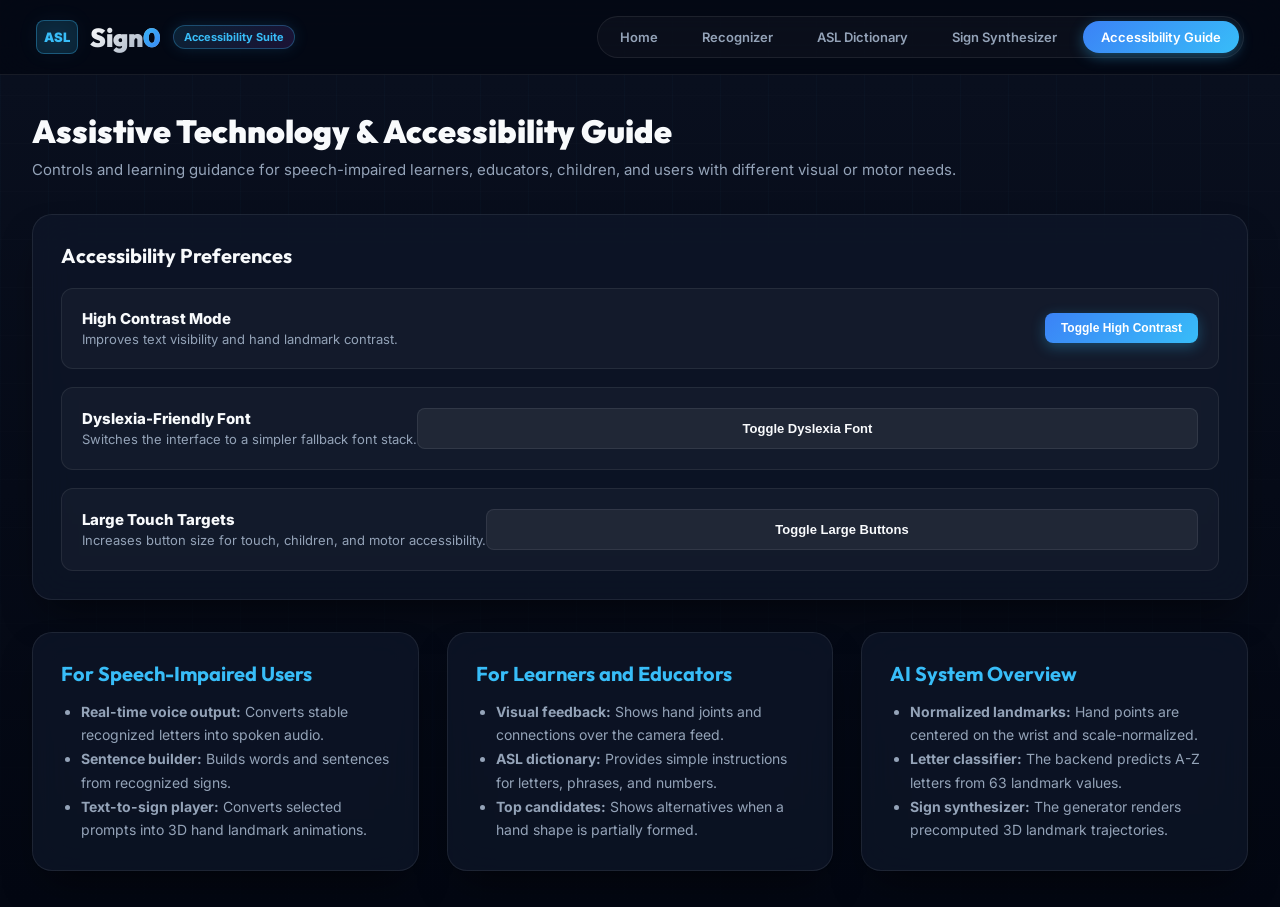
<file: frontend/accessibility.html>
<!DOCTYPE html>
<html lang="en">
<head>
  <meta charset="UTF-8" />
  <meta name="viewport" content="width=device-width, initial-scale=1.0" />
  <title>Sign0 - Accessibility Guide</title>
  <meta name="description" content="Assistive technology and accessibility controls for Sign0. High-contrast mode, dyslexia-friendly fonts, large touch targets, and guides for speech-impaired learners and educators." />

  <link rel="preconnect" href="https://fonts.googleapis.com" />
  <link rel="preconnect" href="https://fonts.gstatic.com" crossorigin />
  <link href="https://fonts.googleapis.com/css2?family=Inter:wght@300;400;500;600;700;800&family=Outfit:wght@400;600;700;800&display=swap" rel="stylesheet" />

  <link rel="stylesheet" href="style.css" />
</head>
<body>
  <header class="navbar">
    <div class="logo">
      <span class="icon">ASL</span>
      <a href="index.html" class="brand" style="text-decoration:none;color:inherit">Sign<span class="highlight">0</span></a>
      <span class="badge-tag">Accessibility Suite</span>
    </div>

    <nav class="nav-links">
      <a href="home.html" class="nav-link">Home</a>
      <a href="index.html" class="nav-link">Recognizer</a>
      <a href="dictionary.html" class="nav-link">ASL Dictionary</a>
      <a href="generator.html" class="nav-link">Sign Synthesizer</a>
      <a href="accessibility.html" class="nav-link active">Accessibility Guide</a>
    </nav>
  </header>

  <main class="page-container">
    <div class="page-header">
      <h1 class="page-title">Assistive Technology & Accessibility Guide</h1>
      <p class="page-subtitle">Controls and learning guidance for speech-impaired learners, educators, children, and users with different visual or motor needs.</p>
    </div>

    <div class="card access-card">
      <h2 class="card-title">Accessibility Preferences</h2>

      <div class="access-toggles-grid">
        <div class="access-option">
          <div class="opt-info">
            <span class="opt-title">High Contrast Mode</span>
            <span class="opt-desc">Improves text visibility and hand landmark contrast.</span>
          </div>
          <button id="contrastToggle" class="btn-sm btn-accent" type="button">Toggle High Contrast</button>
        </div>

        <div class="access-option">
          <div class="opt-info">
            <span class="opt-title">Dyslexia-Friendly Font</span>
            <span class="opt-desc">Switches the interface to a simpler fallback font stack.</span>
          </div>
          <button id="fontToggle" class="btn-sm btn-action" type="button">Toggle Dyslexia Font</button>
        </div>

        <div class="access-option">
          <div class="opt-info">
            <span class="opt-title">Large Touch Targets</span>
            <span class="opt-desc">Increases button size for touch, children, and motor accessibility.</span>
          </div>
          <button id="targetToggle" class="btn-sm btn-action" type="button">Toggle Large Buttons</button>
        </div>
      </div>
    </div>

    <div class="access-guides-grid">
      <div class="card guide-card">
        <h3 class="guide-title">For Speech-Impaired Users</h3>
        <ul class="guide-list">
          <li><strong>Real-time voice output:</strong> Converts stable recognized letters into spoken audio.</li>
          <li><strong>Sentence builder:</strong> Builds words and sentences from recognized signs.</li>
          <li><strong>Text-to-sign player:</strong> Converts selected prompts into 3D hand landmark animations.</li>
        </ul>
      </div>

      <div class="card guide-card">
        <h3 class="guide-title">For Learners and Educators</h3>
        <ul class="guide-list">
          <li><strong>Visual feedback:</strong> Shows hand joints and connections over the camera feed.</li>
          <li><strong>ASL dictionary:</strong> Provides simple instructions for letters, phrases, and numbers.</li>
          <li><strong>Top candidates:</strong> Shows alternatives when a hand shape is partially formed.</li>
        </ul>
      </div>

      <div class="card guide-card">
        <h3 class="guide-title">AI System Overview</h3>
        <ul class="guide-list">
          <li><strong>Normalized landmarks:</strong> Hand points are centered on the wrist and scale-normalized.</li>
          <li><strong>Letter classifier:</strong> The backend predicts A-Z letters from 63 landmark values.</li>
          <li><strong>Sign synthesizer:</strong> The generator renders precomputed 3D landmark trajectories.</li>
        </ul>
      </div>
    </div>
  </main>

  <script>
    document.getElementById("contrastToggle").addEventListener("click", () => {
      document.body.classList.toggle("high-contrast");
    });

    document.getElementById("fontToggle").addEventListener("click", () => {
      document.body.classList.toggle("dyslexic-font");
    });

    document.getElementById("targetToggle").addEventListener("click", () => {
      document.body.classList.toggle("large-targets");
    });
  </script>
</body>
</html>
</file>
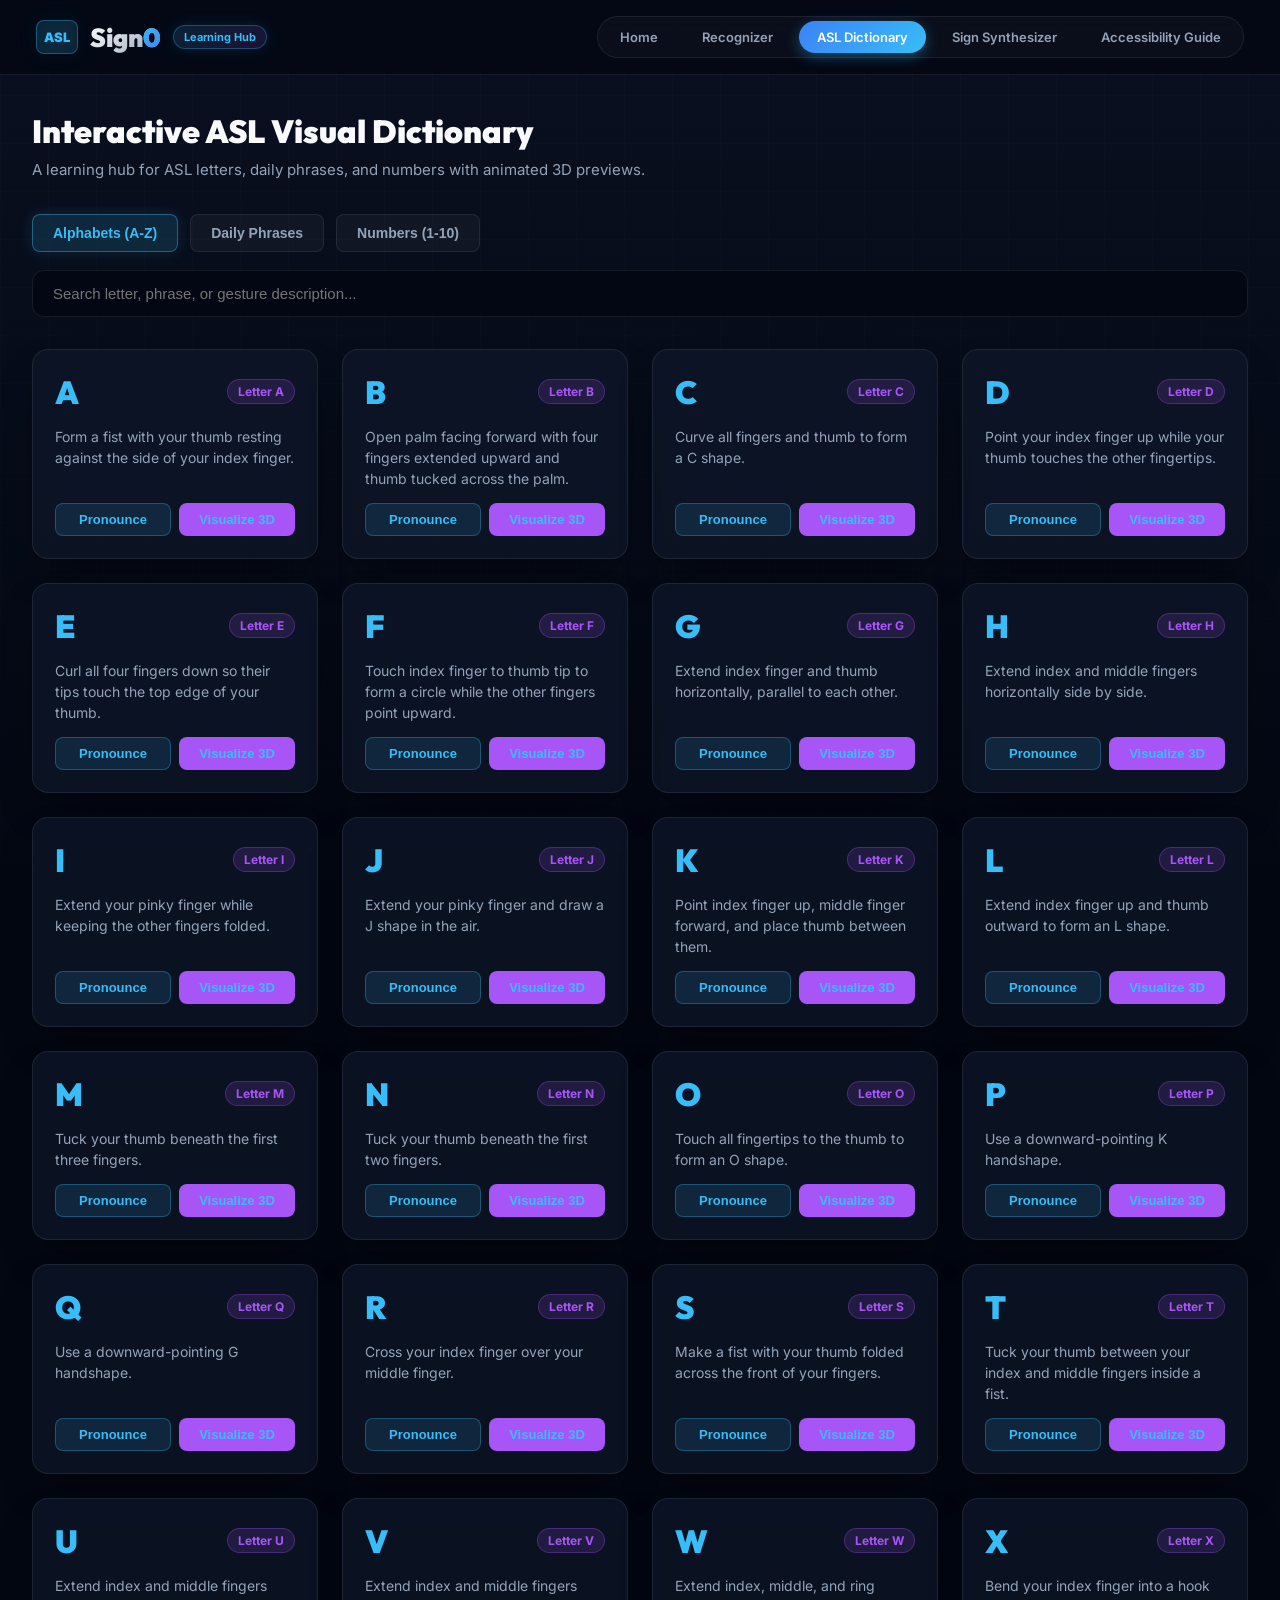
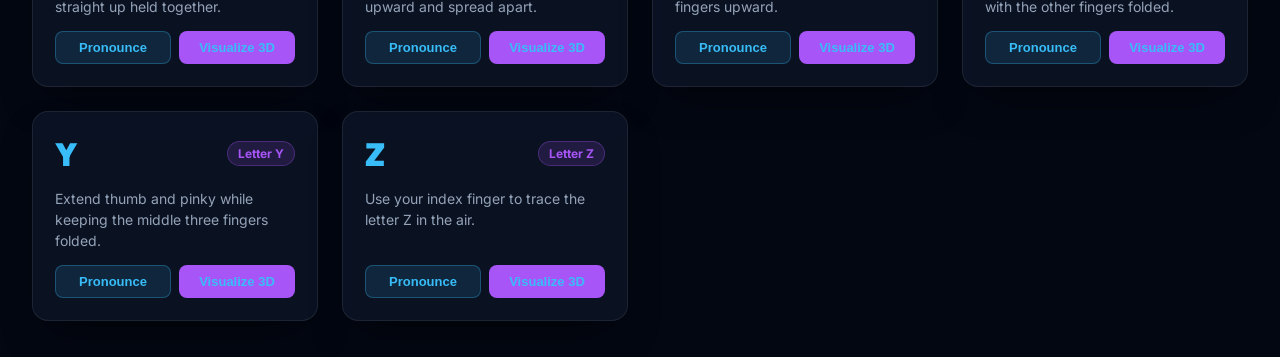
<file: frontend/dictionary.html>
<!DOCTYPE html>
<html lang="en">
<head>
  <meta charset="UTF-8" />
  <meta name="viewport" content="width=device-width, initial-scale=1.0" />
  <title>Sign0 - ASL Interactive Learning Dictionary</title>
  <meta name="description" content="Interactive ASL visual dictionary and learning hub. Browse alphabets A-Z, daily phrases, and numbers 1-10 with text descriptions and audio pronunciation." />

  <link rel="preconnect" href="https://fonts.googleapis.com" />
  <link rel="preconnect" href="https://fonts.gstatic.com" crossorigin />
  <link href="https://fonts.googleapis.com/css2?family=Inter:wght@300;400;500;600;700;800&family=Outfit:wght@400;600;700;800&display=swap" rel="stylesheet" />

  <link rel="stylesheet" href="style.css" />
  <link rel="stylesheet" href="style-auth.css" />
</head>
<body>
  <header class="navbar">
    <div class="logo">
      <span class="icon">ASL</span>
      <a href="home.html" class="brand" style="text-decoration:none;color:inherit">Sign<span class="highlight">0</span></a>
      <span class="badge-tag">Learning Hub</span>
    </div>

    <nav class="nav-links">
      <a href="home.html" class="nav-link">Home</a>
      <a href="index.html" class="nav-link">Recognizer</a>
      <a href="dictionary.html" class="nav-link active">ASL Dictionary</a>
      <a href="generator.html" class="nav-link">Sign Synthesizer</a>
      <a href="accessibility.html" class="nav-link">Accessibility Guide</a>
    </nav>
  </header>

  <main class="page-container" style="position:relative">
    <div class="page-header">
      <h1 class="page-title">Interactive ASL Visual Dictionary</h1>
      <p class="page-subtitle">A learning hub for ASL letters, daily phrases, and numbers with animated 3D previews.</p>
    </div>

    <!-- Embedded 3D Canvas visualizer preview -->
    <div class="dict-visualizer-overlay" id="dictVisualizerBox" style="display:none; margin-bottom: 24px;">
      <div class="dict-canvas-frame">
        <canvas id="dictCanvas" width="320" height="240"></canvas>
      </div>
      <div class="dict-player-controls">
        <button class="btn-sm btn-primary" id="dictPlayPauseBtn" style="padding: 6px 14px;">Pause</button>
        <span style="font-size:11px;color:var(--text-muted);display:flex;align-items:center;padding:0 8px">Drag on canvas to rotate hand</span>
        <button class="btn-sm btn-danger" id="dictCloseVisBtn" style="padding: 6px 14px;">Close 3D View</button>
      </div>
    </div>

    <div class="dict-control-panel">
      <div class="dict-filters">
        <button class="filter-btn active" data-category="alphabets">Alphabets (A-Z)</button>
        <button class="filter-btn" data-category="phrases">Daily Phrases</button>
        <button class="filter-btn" data-category="numbers">Numbers (1-10)</button>
      </div>

      <div class="dict-search-box">
        <input type="text" id="dictSearchInput" placeholder="Search letter, phrase, or gesture description..." />
      </div>
    </div>

    <div id="dictCardsGrid" class="dict-grid-page"></div>
  </main>

  <script>
    const ASL_DICTIONARY_DATA = [
      { title: "A", category: "alphabets", badge: "Letter A", desc: "Form a fist with your thumb resting against the side of your index finger." },
      { title: "B", category: "alphabets", badge: "Letter B", desc: "Open palm facing forward with four fingers extended upward and thumb tucked across the palm." },
      { title: "C", category: "alphabets", badge: "Letter C", desc: "Curve all fingers and thumb to form a C shape." },
      { title: "D", category: "alphabets", badge: "Letter D", desc: "Point your index finger up while your thumb touches the other fingertips." },
      { title: "E", category: "alphabets", badge: "Letter E", desc: "Curl all four fingers down so their tips touch the top edge of your thumb." },
      { title: "F", category: "alphabets", badge: "Letter F", desc: "Touch index finger to thumb tip to form a circle while the other fingers point upward." },
      { title: "G", category: "alphabets", badge: "Letter G", desc: "Extend index finger and thumb horizontally, parallel to each other." },
      { title: "H", category: "alphabets", badge: "Letter H", desc: "Extend index and middle fingers horizontally side by side." },
      { title: "I", category: "alphabets", badge: "Letter I", desc: "Extend your pinky finger while keeping the other fingers folded." },
      { title: "J", category: "alphabets", badge: "Letter J", desc: "Extend your pinky finger and draw a J shape in the air." },
      { title: "K", category: "alphabets", badge: "Letter K", desc: "Point index finger up, middle finger forward, and place thumb between them." },
      { title: "L", category: "alphabets", badge: "Letter L", desc: "Extend index finger up and thumb outward to form an L shape." },
      { title: "M", category: "alphabets", badge: "Letter M", desc: "Tuck your thumb beneath the first three fingers." },
      { title: "N", category: "alphabets", badge: "Letter N", desc: "Tuck your thumb beneath the first two fingers." },
      { title: "O", category: "alphabets", badge: "Letter O", desc: "Touch all fingertips to the thumb to form an O shape." },
      { title: "P", category: "alphabets", badge: "Letter P", desc: "Use a downward-pointing K handshape." },
      { title: "Q", category: "alphabets", badge: "Letter Q", desc: "Use a downward-pointing G handshape." },
      { title: "R", category: "alphabets", badge: "Letter R", desc: "Cross your index finger over your middle finger." },
      { title: "S", category: "alphabets", badge: "Letter S", desc: "Make a fist with your thumb folded across the front of your fingers." },
      { title: "T", category: "alphabets", badge: "Letter T", desc: "Tuck your thumb between your index and middle fingers inside a fist." },
      { title: "U", category: "alphabets", badge: "Letter U", desc: "Extend index and middle fingers straight up held together." },
      { title: "V", category: "alphabets", badge: "Letter V", desc: "Extend index and middle fingers upward and spread apart." },
      { title: "W", category: "alphabets", badge: "Letter W", desc: "Extend index, middle, and ring fingers upward." },
      { title: "X", category: "alphabets", badge: "Letter X", desc: "Bend your index finger into a hook with the other fingers folded." },
      { title: "Y", category: "alphabets", badge: "Letter Y", desc: "Extend thumb and pinky while keeping the middle three fingers folded." },
      { title: "Z", category: "alphabets", badge: "Letter Z", desc: "Use your index finger to trace the letter Z in the air." },
      { title: "Hello", category: "phrases", badge: "Greeting", desc: "Place your open hand near your forehead and move it outward." },
      { title: "Thank You", category: "phrases", badge: "Politeness", desc: "Touch fingertips to chin or lips, then move your hand forward." },
      { title: "Please", category: "phrases", badge: "Politeness", desc: "Rub your open palm in a circular motion over your chest." },
      { title: "Yes", category: "phrases", badge: "Basic Word", desc: "Make a fist and nod it up and down." },
      { title: "No", category: "phrases", badge: "Basic Word", desc: "Tap index and middle fingers against your thumb." },
      { title: "Help", category: "phrases", badge: "Emergency", desc: "Place a thumbs-up fist on your opposite flat palm and lift both hands." },
      { title: "I Love You", category: "phrases", badge: "Expression", desc: "Extend thumb, index finger, and pinky finger together." },
      { title: "Water", category: "phrases", badge: "Daily Need", desc: "Make a W handshape and tap near your chin." },
      { title: "Eat / Food", category: "phrases", badge: "Daily Need", desc: "Gather fingertips to thumb and tap against your lips." },
      { title: "1", category: "numbers", badge: "Number 1", desc: "Extend index finger straight up." },
      { title: "2", category: "numbers", badge: "Number 2", desc: "Extend index and middle fingers." },
      { title: "3", category: "numbers", badge: "Number 3", desc: "Extend thumb, index, and middle fingers." },
      { title: "4", category: "numbers", badge: "Number 4", desc: "Extend four fingers upward with thumb tucked." },
      { title: "5", category: "numbers", badge: "Number 5", desc: "Open palm with all five fingers extended." },
      { title: "6", category: "numbers", badge: "Number 6", desc: "Touch pinky finger to thumb with the other fingers up." },
      { title: "7", category: "numbers", badge: "Number 7", desc: "Touch ring finger to thumb with the other fingers up." },
      { title: "8", category: "numbers", badge: "Number 8", desc: "Touch middle finger to thumb with the other fingers up." },
      { title: "9", category: "numbers", badge: "Number 9", desc: "Touch index finger to thumb with the other fingers up." },
      { title: "10", category: "numbers", badge: "Number 10", desc: "Make a thumbs-up fist and shake it gently side to side." }
    ];

    let currentCategory = "alphabets";
    const gridEl = document.getElementById("dictCardsGrid");
    const searchEl = document.getElementById("dictSearchInput");
    const filterBtns = document.querySelectorAll(".filter-btn");

    // Interactive 3D Canvas visualizer player references
    const dictVisualizerBox = document.getElementById("dictVisualizerBox");
    const dictPlayPauseBtn = document.getElementById("dictPlayPauseBtn");
    const dictCloseVisBtn = document.getElementById("dictCloseVisBtn");
    const dictCanvas = document.getElementById("dictCanvas");
    const dctx = dictCanvas.getContext("2d");

    let dictAnimFrames = [];
    let dictFrameIndex = 0;
    let dictIsPlaying = false;
    let dictTimer = null;

    let rotationX = -0.3;
    let rotationY = 0.2;
    let isDragging = false;
    let lastMouseX = 0;
    let lastMouseY = 0;

    const HAND_CONNECTIONS = [
      [0, 1], [1, 2], [2, 3], [3, 4],       // Thumb
      [0, 5], [5, 6], [6, 7], [7, 8],       // Index
      [5, 9], [9, 10], [10, 11], [11, 12],  // Middle
      [9, 13], [13, 14], [14, 15], [15, 16],// Ring
      [13, 17], [17, 18], [18, 19], [19, 20],// Pinky
      [0, 17]                               // Palm base
    ];

    function renderCards() {
      const q = searchEl.value.toLowerCase().trim();
      const items = ASL_DICTIONARY_DATA.filter((item) =>
        item.category === currentCategory &&
        (item.title.toLowerCase().includes(q) ||
          item.desc.toLowerCase().includes(q) ||
          item.badge.toLowerCase().includes(q))
      );

      if (items.length === 0) {
        gridEl.innerHTML = '<div class="empty-state">No matching entries found.</div>';
        return;
      }

      gridEl.innerHTML = items.map((item) => `
        <div class="dict-item-card">
          <div class="dict-card-top">
            <span class="dict-card-title">${item.title}</span>
            <span class="dict-card-badge">${item.badge}</span>
          </div>
          <p class="dict-card-desc">${item.desc}</p>
          <div class="dict-card-footer" style="display:flex;gap:8px">
            <button class="dict-btn-speak" type="button" data-speak="${escapeHtml(`${item.title}: ${item.desc}`)}">
              Pronounce
            </button>
            <button class="dict-btn-speak" type="button" style="background:var(--accent-purple);border-color:rgba(168,85,247,0.3)" onclick="animateDictSign('${escapeHtml(item.title)}')">
              Visualize 3D
            </button>
          </div>
        </div>
      `).join("");

      document.querySelectorAll("[data-speak]").forEach((btn) => {
        btn.addEventListener("click", () => speakText(btn.dataset.speak));
      });
    }

    function escapeHtml(text) {
      return String(text)
        .replaceAll("&", "&amp;")
        .replaceAll('"', "&quot;")
        .replaceAll("<", "&lt;")
        .replaceAll(">", "&gt;");
    }

    function speakText(text) {
      if ("speechSynthesis" in window) {
        window.speechSynthesis.cancel();
        const utterance = new SpeechSynthesisUtterance(text);
        window.speechSynthesis.speak(utterance);
      }
    }

    // 3D Visualizer control functions
    function setup3DDragControls(canvas) {
      canvas.addEventListener("mousedown", (e) => {
        isDragging = true;
        lastMouseX = e.clientX;
        lastMouseY = e.clientY;
      });
      canvas.addEventListener("mousemove", (e) => {
        if (!isDragging) return;
        const deltaX = e.clientX - lastMouseX;
        const deltaY = e.clientY - lastMouseY;
        rotationY += deltaX * 0.01;
        rotationX += deltaY * 0.01;
        lastMouseX = e.clientX;
        lastMouseY = e.clientY;
        if (!dictIsPlaying && dictAnimFrames.length > 0) {
          render3DFrame(dictAnimFrames[dictFrameIndex]);
        }
      });
      window.addEventListener("mouseup", () => { isDragging = false; });
    }
    setup3DDragControls(dictCanvas);

    function render3DFrame(frame3D) {
      const W = dictCanvas.width;
      const H = dictCanvas.height;
      const cx = W / 2;
      const cy = H / 2 + 10;
      dctx.clearRect(0, 0, W, H);

      // Render grid background
      dctx.strokeStyle = "rgba(168, 85, 247, 0.05)";
      dctx.lineWidth = 1;
      for (let x = 0; x < W; x += 30) {
        dctx.beginPath(); dctx.moveTo(x, 0); dctx.lineTo(x, H); dctx.stroke();
      }
      for (let y = 0; y < H; y += 30) {
        dctx.beginPath(); dctx.moveTo(0, y); dctx.lineTo(W, y); dctx.stroke();
      }

      if (!frame3D || frame3D.length < 21) return;

      const wristX = frame3D[0][0];
      const wristY = frame3D[0][1];
      const wristZ = frame3D[0][2];
      const centered = frame3D.map(([x, y, z]) => [x - wristX, y - wristY, z - wristZ]);

      const cosY = Math.cos(rotationY);
      const sinY = Math.sin(rotationY);
      const cosX = Math.cos(rotationX);
      const sinX = Math.sin(rotationX);

      const rotated = centered.map(([x, y, z]) => {
        const x1 = x * cosY - z * sinY;
        const z1 = x * sinY + z * cosY;
        const y2 = y * cosX - z1 * sinX;
        return [x1, y2];
      });

      let maxDist = 0;
      for (const [x, y] of rotated) {
        const dist = Math.sqrt(x * x + y * y);
        if (dist > maxDist) maxDist = dist;
      }
      if (maxDist < 1e-6) maxDist = 1.0;

      const scale = 80 / maxDist;
      const coords2D = rotated.map(([x, y]) => [cx + x * scale, cy + y * scale]);

      dctx.lineWidth = 3.0;
      dctx.strokeStyle = "#a855f7";
      dctx.shadowColor = "#a855f7";
      dctx.shadowBlur = 8;

      for (const [i, j] of HAND_CONNECTIONS) {
        const [x1, y1] = coords2D[i];
        const [x2, y2] = coords2D[j];
        dctx.beginPath(); dctx.moveTo(x1, y1); dctx.lineTo(x2, y2); dctx.stroke();
      }

      dctx.shadowBlur = 0;
      for (let i = 0; i < coords2D.length; i++) {
        const [x, y] = coords2D[i];
        dctx.beginPath(); dctx.arc(x, y, i === 0 ? 6 : 3.5, 0, 2 * Math.PI);
        dctx.fillStyle = i === 0 ? "#ef4444" : "#22c55e";
        dctx.fill();
        dctx.strokeStyle = "#fff";
        dctx.lineWidth = 1;
        dctx.stroke();
      }
    }

    async function animateDictSign(word) {
      // Gating validation
      const token = localStorage.getItem("sign0_token");
      const userStr = localStorage.getItem("sign0_user");
      if (!token || !userStr) {
        alert("Please sign in from the Recognizer page to visualize signs.");
        return;
      }
      const user = JSON.parse(userStr);
      if (user.plan === "free") {
        alert("Visualizing signs requires a Pro or Developer plan.");
        return;
      }

      dictVisualizerBox.style.display = "flex";
      dictIsPlaying = false;
      if (dictTimer) clearInterval(dictTimer);

      const API_URL = "https://asl-prediction-v2.onrender.com";
      try {
        const res = await fetch(`${API_URL}/synthesize_sign`, {
          method: "POST",
          headers: {
            "Content-Type": "application/json",
            "Authorization": `Bearer ${token}`
          },
          body: JSON.stringify({ prompt: word })
        });
        if (!res.ok) throw new Error("API Offline");
        const data = await res.json();
        dictAnimFrames = data.keypoints_3d;
        dictFrameIndex = 0;
        playDictFrames();
      } catch (err) {
        dictAnimFrames = generateLocalTrajectoryFallback(word);
        dictFrameIndex = 0;
        playDictFrames();
      }
    }

    function playDictFrames() {
      dictIsPlaying = true;
      dictPlayPauseBtn.innerText = "Pause";
      dictTimer = setInterval(() => {
        if (dictAnimFrames.length === 0) return;
        render3DFrame(dictAnimFrames[dictFrameIndex]);
        dictFrameIndex = (dictFrameIndex + 1) % dictAnimFrames.length;
      }, 75);
    }

    dictPlayPauseBtn.addEventListener("click", () => {
      if (dictIsPlaying) {
        dictIsPlaying = false;
        dictPlayPauseBtn.innerText = "Play";
        if (dictTimer) clearInterval(dictTimer);
      } else {
        playDictFrames();
      }
    });

    dictCloseVisBtn.addEventListener("click", () => {
      dictVisualizerBox.style.display = "none";
      dictIsPlaying = false;
      if (dictTimer) clearInterval(dictTimer);
    });

    function generateLocalTrajectoryFallback(word) {
      const frames = [];
      const basePalm = [
        [0.0, 0.0, 0.0], [0.08, -0.05, 0.0], [0.14, -0.12, 0.0], [0.18, -0.18, 0.0], [0.22, -0.22, 0.0],
        [0.05, -0.25, 0.0], [0.07, -0.35, 0.0], [0.08, -0.42, 0.0], [0.09, -0.48, 0.0],
        [0.0, -0.26, 0.0], [0.0, -0.37, 0.0], [0.0, -0.45, 0.0], [0.0, -0.52, 0.0],
        [-0.05, -0.24, 0.0], [-0.07, -0.34, 0.0], [-0.08, -0.41, 0.0], [-0.09, -0.47, 0.0],
        [-0.10, -0.21, 0.0], [-0.13, -0.29, 0.0], [-0.15, -0.35, 0.0], [-0.17, -0.40, 0.0]
      ];
      const hash = word.split("").reduce((acc, c) => acc + c.charCodeAt(0), 0);
      const freq = 1.0 + (hash % 3) * 0.5;
      for (let t = 0; t < 20; t++) {
        const progress = t / 20.0;
        const frame = basePalm.map(pt => [...pt]);
        const wave = Math.sin(progress * Math.PI * 2 * freq) * 0.06;
        const lift = Math.sin(progress * Math.PI) * 0.08;
        for (let i = 0; i < frame.length; i++) {
          frame[i][0] += wave;
          if (i >= 5) frame[i][1] -= lift;
        }
        frames.push(frame);
      }
      return frames;
    }

    filterBtns.forEach((btn) => {
      btn.addEventListener("click", () => {
        filterBtns.forEach((item) => item.classList.remove("active"));
        btn.classList.add("active");
        currentCategory = btn.dataset.category;
        renderCards();
      });
    });

    searchEl.addEventListener("input", renderCards);
    renderCards();
  </script>
</body>
</html>
</file>
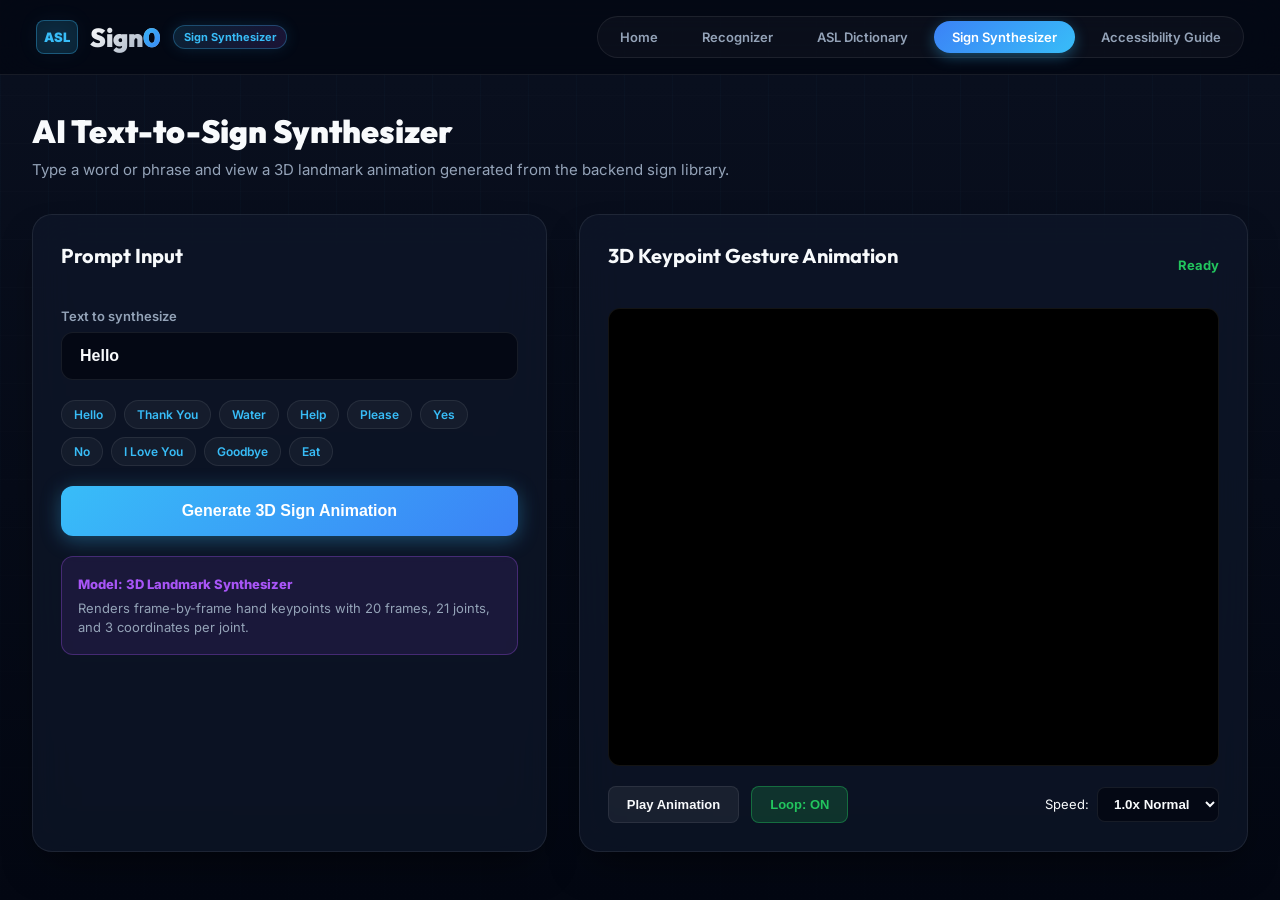
<file: frontend/generator.html>
<!DOCTYPE html>
<html lang="en">
<head>
  <meta charset="UTF-8" />
  <meta name="viewport" content="width=device-width, initial-scale=1.0" />
  <title>Sign0 - AI Text-to-Sign Synthesizer</title>
  <meta name="description" content="AI-powered text-to-sign language synthesizer. Type a word or phrase to generate 3D hand keypoint gesture animations using a denoising diffusion probabilistic model." />

  <link rel="preconnect" href="https://fonts.googleapis.com" />
  <link rel="preconnect" href="https://fonts.gstatic.com" crossorigin />
  <link href="https://fonts.googleapis.com/css2?family=Inter:wght@300;400;500;600;700;800&family=Outfit:wght@400;600;700;800&display=swap" rel="stylesheet" />

  <link rel="stylesheet" href="style.css" />
  <link rel="stylesheet" href="style-auth.css" />
</head>
<body>
  <header class="navbar">
    <div class="logo">
      <span class="icon">ASL</span>
      <a href="home.html" class="brand" style="text-decoration:none;color:inherit">Sign<span class="highlight">0</span></a>
      <span class="badge-tag">Sign Synthesizer</span>
    </div>

    <nav class="nav-links">
      <a href="home.html" class="nav-link">Home</a>
      <a href="index.html" class="nav-link">Recognizer</a>
      <a href="dictionary.html" class="nav-link">ASL Dictionary</a>
      <a href="generator.html" class="nav-link active">Sign Synthesizer</a>
      <a href="accessibility.html" class="nav-link">Accessibility Guide</a>
    </nav>
  </header>

  <main class="page-container">
    <div class="page-header">
      <h1 class="page-title">AI Text-to-Sign Synthesizer</h1>
      <p class="page-subtitle">Type a word or phrase and view a 3D landmark animation generated from the backend sign library.</p>
    </div>

    <div class="generator-grid" style="position:relative">
      <!-- Lock Overlay for Non-Developer Users -->
      <div class="panel-lock-overlay" id="lock-overlay-generator" style="display:none">
        <div class="lock-icon">🪄</div>
        <div class="lock-title">Text-to-Sign Diffusion Synthesizer</div>
        <div class="lock-desc">Synthesize dynamic frame-by-frame 3D hand gesture trajectories from text prompts using DDPM. Requires Developer plan.</div>
        <button class="lock-upgrade-btn" onclick="redirectToBilling()">⚡ Upgrade to Developer — $49/mo</button>
      </div>

      <div class="card generator-input-card">
        <h2 class="card-title">Prompt Input</h2>

        <div class="input-group">
          <label for="promptInput" class="input-label">Text to synthesize</label>
          <input type="text" id="promptInput" class="prompt-field" placeholder="Example: Hello, Thank You, Water, Help, Yes" value="Hello" />
        </div>

        <div class="prompt-chips" aria-label="Suggested prompts">
          <button type="button" class="chip" data-prompt="Hello">Hello</button>
          <button type="button" class="chip" data-prompt="Thank You">Thank You</button>
          <button type="button" class="chip" data-prompt="Water">Water</button>
          <button type="button" class="chip" data-prompt="Help">Help</button>
          <button type="button" class="chip" data-prompt="Please">Please</button>
          <button type="button" class="chip" data-prompt="Yes">Yes</button>
          <button type="button" class="chip" data-prompt="No">No</button>
          <button type="button" class="chip" data-prompt="I Love You">I Love You</button>
          <button type="button" class="chip" data-prompt="Goodbye">Goodbye</button>
          <button type="button" class="chip" data-prompt="Eat">Eat</button>
        </div>

        <button id="generateBtn" class="btn-generate">Generate 3D Sign Animation</button>

        <div class="model-info-box">
          <span class="info-tag">Model: 3D Landmark Synthesizer</span>
          <p class="info-desc">Renders frame-by-frame hand keypoints with 20 frames, 21 joints, and 3 coordinates per joint.</p>
        </div>
      </div>

      <div class="card generator-player-card">
        <div class="player-header">
          <h2 class="card-title">3D Keypoint Gesture Animation</h2>
          <span id="playerStatus" class="player-status">Ready</span>
        </div>

        <div class="player-canvas-container">
          <canvas id="animCanvas" width="600" height="450"></canvas>
        </div>

        <div class="player-controls">
          <button id="playPauseBtn" class="btn-control">Play Animation</button>
          <button id="loopBtn" class="btn-control active">Loop: ON</button>
          <div class="speed-control">
            <span class="speed-label">Speed:</span>
            <select id="speedSelect" class="speed-dropdown">
              <option value="0.5">0.5x Slow</option>
              <option value="1.0" selected>1.0x Normal</option>
              <option value="1.5">1.5x Fast</option>
            </select>
          </div>
        </div>
      </div>
    </div>
  </main>

  <script src="api.js"></script>
  <script src="generator.js"></script>
  <script>
    // Redirect helper to handle tab locks
    function redirectToBilling() {
      window.location.href = "/frontend/index.html?modal=billing";
    }
  </script>
</body>
</html>
</file>
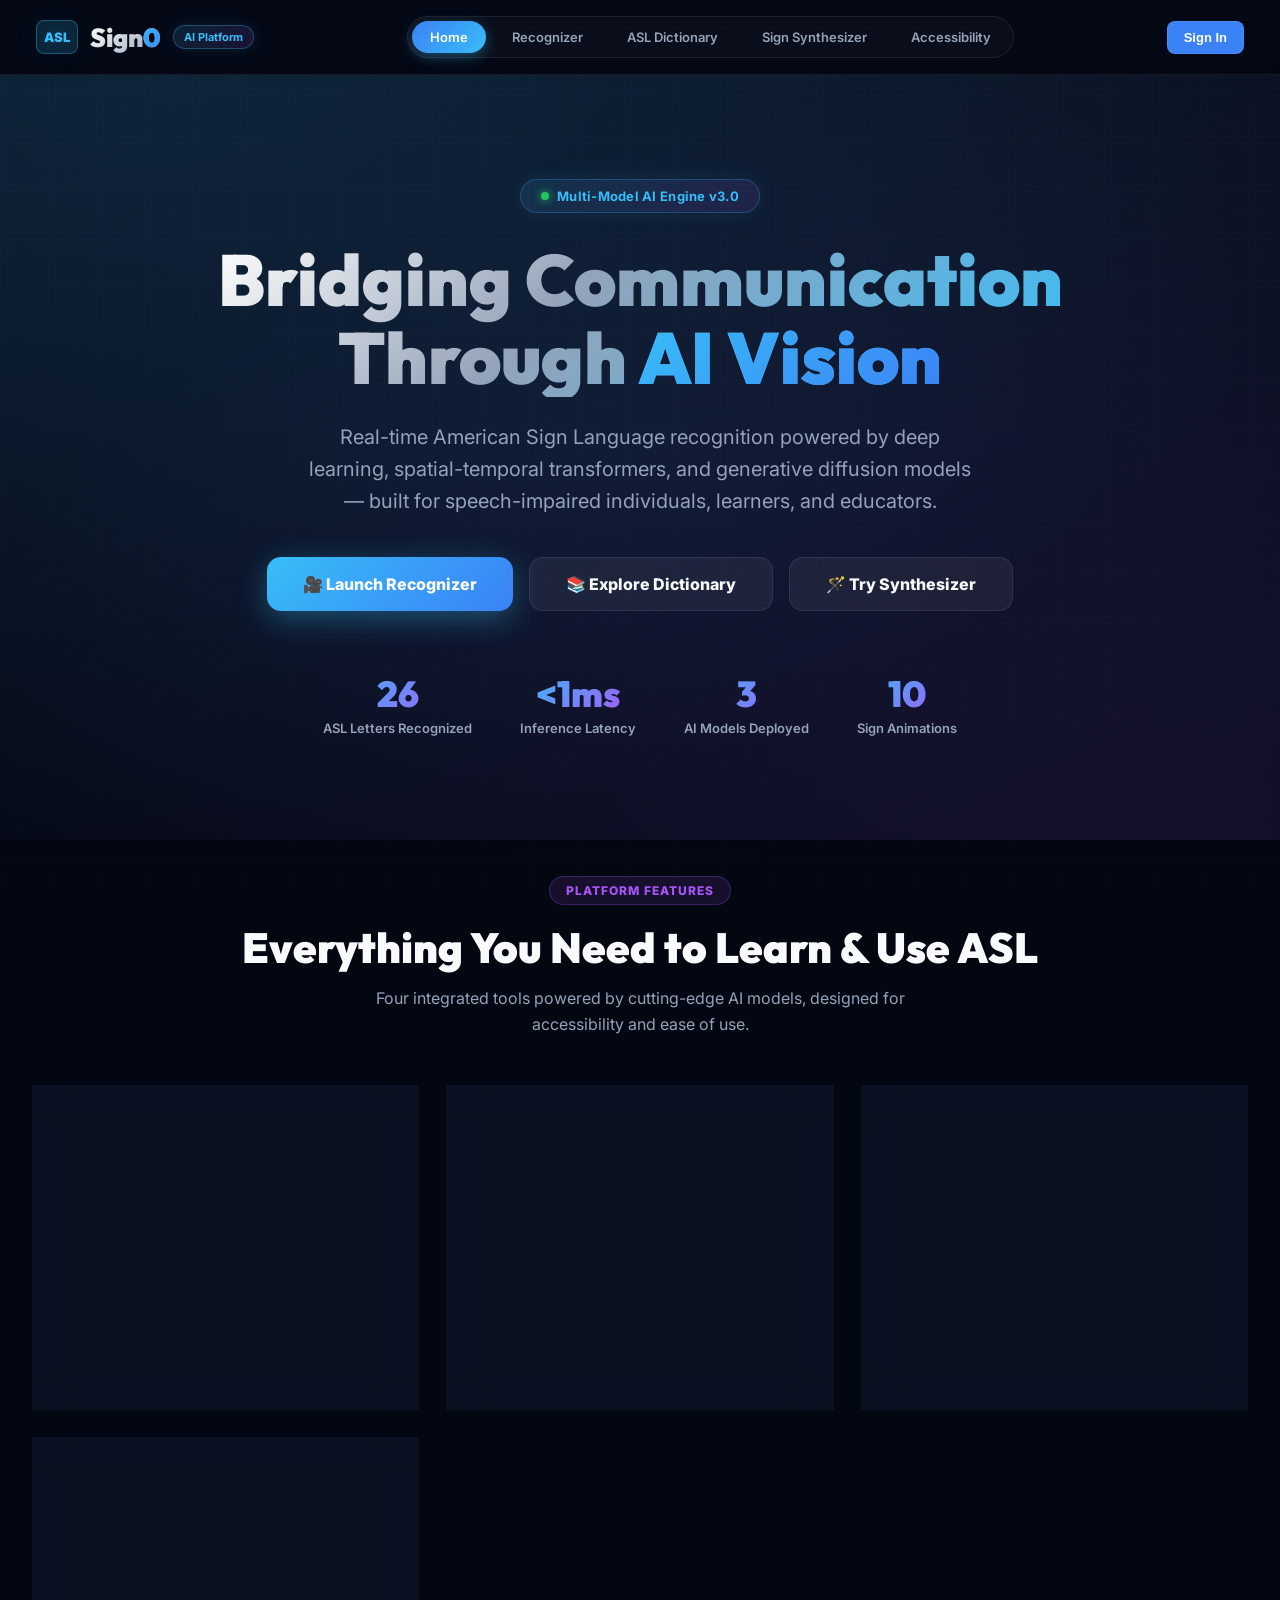
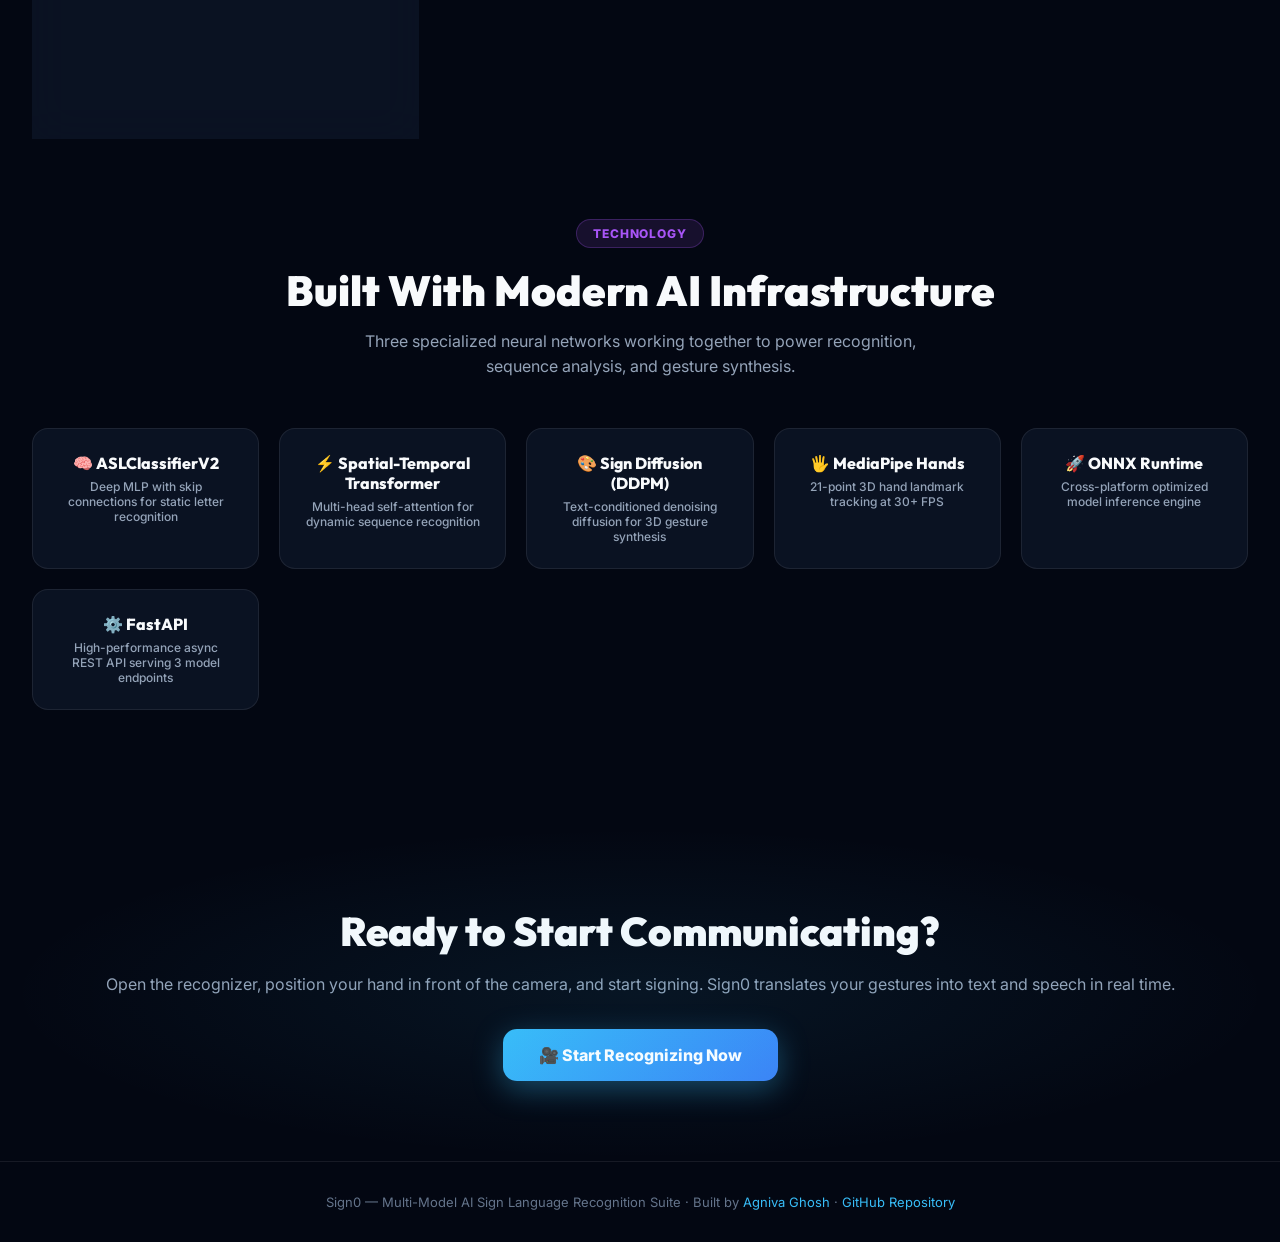
<file: frontend/home.html>
<!DOCTYPE html>
<html lang="en">
<head>
  <meta charset="UTF-8" />
  <meta name="viewport" content="width=device-width, initial-scale=1.0" />
  <title>Sign0 — AI-Powered Sign Language Recognition & Accessibility Suite</title>
  <meta name="description" content="Sign0 is a multi-model AI platform for real-time American Sign Language recognition, text-to-sign synthesis, an interactive ASL dictionary, and assistive accessibility tools for speech-impaired individuals." />

  <link rel="preconnect" href="https://fonts.googleapis.com" />
  <link rel="preconnect" href="https://fonts.gstatic.com" crossorigin />
  <link href="https://fonts.googleapis.com/css2?family=Inter:wght@300;400;500;600;700;800&family=Outfit:wght@400;600;700;800;900&display=swap" rel="stylesheet" />

  <link rel="stylesheet" href="style.css" />
  <link rel="stylesheet" href="style-auth.css" />
  <style>
    /* ===== HOME PAGE HERO & SECTIONS ===== */
    .hero {
      min-height: 85vh;
      display: flex;
      align-items: center;
      justify-content: center;
      text-align: center;
      position: relative;
      overflow: hidden;
      padding: 60px 32px;
    }

    .hero::before {
      content: '';
      position: absolute;
      top: -50%;
      left: -50%;
      width: 200%;
      height: 200%;
      background:
        radial-gradient(ellipse at 30% 20%, rgba(56, 189, 248, 0.12) 0%, transparent 50%),
        radial-gradient(ellipse at 70% 80%, rgba(168, 85, 247, 0.10) 0%, transparent 50%),
        radial-gradient(ellipse at 50% 50%, rgba(59, 130, 246, 0.06) 0%, transparent 60%);
      animation: hero-drift 20s ease-in-out infinite alternate;
      z-index: 0;
    }

    @keyframes hero-drift {
      0% { transform: translate(0, 0) rotate(0deg); }
      100% { transform: translate(-3%, 2%) rotate(3deg); }
    }

    .hero-content {
      position: relative;
      z-index: 1;
      max-width: 880px;
    }

    .hero-badge {
      display: inline-flex;
      align-items: center;
      gap: 8px;
      background: linear-gradient(135deg, rgba(56, 189, 248, 0.12), rgba(168, 85, 247, 0.12));
      border: 1px solid rgba(56, 189, 248, 0.25);
      padding: 8px 20px;
      border-radius: 30px;
      font-size: 13px;
      font-weight: 700;
      color: var(--accent-cyan);
      margin-bottom: 28px;
      letter-spacing: 0.02em;
      box-shadow: 0 0 20px rgba(56, 189, 248, 0.1);
    }

    .hero-badge .dot {
      width: 8px;
      height: 8px;
      border-radius: 50%;
      background: var(--accent-green);
      box-shadow: 0 0 8px var(--accent-green);
      animation: pulse-dot 2s infinite;
    }

    .hero-title {
      font-family: var(--font-heading);
      font-size: clamp(40px, 6vw, 72px);
      font-weight: 900;
      line-height: 1.08;
      margin-bottom: 24px;
      background: linear-gradient(135deg, #ffffff 0%, #94a3b8 40%, var(--accent-cyan) 100%);
      -webkit-background-clip: text;
      -webkit-text-fill-color: transparent;
    }

    .hero-title .accent {
      background: linear-gradient(135deg, var(--accent-cyan), var(--accent-blue));
      -webkit-background-clip: text;
      -webkit-text-fill-color: transparent;
    }

    .hero-subtitle {
      font-size: clamp(16px, 2vw, 20px);
      color: var(--text-muted);
      line-height: 1.6;
      max-width: 680px;
      margin: 0 auto 40px;
    }

    .hero-actions {
      display: flex;
      gap: 16px;
      justify-content: center;
      flex-wrap: wrap;
    }

    .btn-hero {
      padding: 16px 36px;
      border-radius: 14px;
      font-size: 16px;
      font-weight: 800;
      cursor: pointer;
      border: none;
      transition: all 0.3s cubic-bezier(0.4, 0, 0.2, 1);
      text-decoration: none;
      display: inline-flex;
      align-items: center;
      gap: 10px;
    }

    .btn-hero-primary {
      background: linear-gradient(135deg, var(--accent-cyan), var(--accent-blue));
      color: #fff;
      box-shadow: 0 8px 30px rgba(56, 189, 248, 0.35);
    }

    .btn-hero-primary:hover {
      transform: translateY(-3px);
      box-shadow: 0 12px 40px rgba(56, 189, 248, 0.45);
    }

    .btn-hero-secondary {
      background: rgba(255, 255, 255, 0.06);
      color: var(--text-main);
      border: 1px solid var(--glass-border);
    }

    .btn-hero-secondary:hover {
      background: rgba(255, 255, 255, 0.12);
      border-color: rgba(255, 255, 255, 0.2);
      transform: translateY(-2px);
    }

    /* Stats Bar */
    .stats-bar {
      display: flex;
      justify-content: center;
      gap: 48px;
      margin-top: 60px;
      flex-wrap: wrap;
    }

    .stat-item {
      text-align: center;
    }

    .stat-value {
      font-family: var(--font-heading);
      font-size: 36px;
      font-weight: 900;
      background: linear-gradient(135deg, var(--accent-cyan), var(--accent-purple));
      -webkit-background-clip: text;
      -webkit-text-fill-color: transparent;
    }

    .stat-label {
      font-size: 13px;
      color: var(--text-muted);
      font-weight: 600;
      margin-top: 4px;
    }

    /* Features Section */
    .section-header {
      text-align: center;
      margin-bottom: 48px;
    }

    .section-label {
      display: inline-block;
      font-size: 12px;
      font-weight: 800;
      text-transform: uppercase;
      letter-spacing: 0.08em;
      color: var(--accent-purple);
      background: rgba(168, 85, 247, 0.12);
      border: 1px solid rgba(168, 85, 247, 0.25);
      padding: 6px 16px;
      border-radius: 20px;
      margin-bottom: 16px;
    }

    .section-title {
      font-family: var(--font-heading);
      font-size: clamp(28px, 4vw, 42px);
      font-weight: 900;
      color: var(--text-main);
      margin-bottom: 12px;
    }

    .section-desc {
      font-size: 16px;
      color: var(--text-muted);
      max-width: 600px;
      margin: 0 auto;
      line-height: 1.6;
    }

    .features-grid {
      display: grid;
      grid-template-columns: repeat(auto-fit, minmax(300px, 1fr));
      gap: 28px;
      margin-bottom: 80px;
    }

    .feature-card {
      background: var(--bg-card);
      backdrop-filter: blur(20px);
      border: 1px solid var(--glass-border);
      border-radius: var(--radius-xl);
      padding: 32px;
      transition: all 0.35s cubic-bezier(0.4, 0, 0.2, 1);
      text-decoration: none;
      display: flex;
      flex-direction: column;
      gap: 16px;
      position: relative;
      overflow: hidden;
    }

    .feature-card::before {
      content: '';
      position: absolute;
      top: 0;
      left: 0;
      right: 0;
      height: 3px;
      background: linear-gradient(90deg, var(--accent-cyan), var(--accent-purple));
      opacity: 0;
      transition: opacity 0.3s;
    }

    .feature-card:hover {
      transform: translateY(-6px);
      border-color: var(--glass-border-glow);
      box-shadow: var(--shadow-glow-cyan);
    }

    .feature-card:hover::before {
      opacity: 1;
    }

    .feature-icon {
      width: 56px;
      height: 56px;
      border-radius: var(--radius-md);
      display: flex;
      align-items: center;
      justify-content: center;
      font-size: 28px;
      flex-shrink: 0;
    }

    .feature-icon.cyan {
      background: rgba(56, 189, 248, 0.12);
      border: 1px solid rgba(56, 189, 248, 0.25);
    }

    .feature-icon.purple {
      background: rgba(168, 85, 247, 0.12);
      border: 1px solid rgba(168, 85, 247, 0.25);
    }

    .feature-icon.green {
      background: rgba(34, 197, 94, 0.12);
      border: 1px solid rgba(34, 197, 94, 0.25);
    }

    .feature-icon.pink {
      background: rgba(236, 72, 153, 0.12);
      border: 1px solid rgba(236, 72, 153, 0.25);
    }

    .feature-name {
      font-family: var(--font-heading);
      font-size: 20px;
      font-weight: 800;
      color: var(--text-main);
    }

    .feature-desc {
      font-size: 14px;
      color: var(--text-muted);
      line-height: 1.6;
    }

    .feature-link {
      display: inline-flex;
      align-items: center;
      gap: 6px;
      color: var(--accent-cyan);
      font-size: 14px;
      font-weight: 700;
      text-decoration: none;
      margin-top: auto;
      transition: gap 0.2s;
    }

    .feature-link:hover {
      gap: 10px;
    }

    /* Tech Stack */
    .tech-grid {
      display: grid;
      grid-template-columns: repeat(auto-fit, minmax(200px, 1fr));
      gap: 20px;
      margin-bottom: 80px;
    }

    .tech-item {
      background: var(--bg-card);
      border: 1px solid var(--glass-border);
      border-radius: var(--radius-lg);
      padding: 24px;
      text-align: center;
      transition: all 0.3s;
    }

    .tech-item:hover {
      border-color: rgba(56, 189, 248, 0.3);
      transform: translateY(-3px);
    }

    .tech-name {
      font-family: var(--font-heading);
      font-size: 16px;
      font-weight: 800;
      color: var(--text-main);
      margin-bottom: 6px;
    }

    .tech-role {
      font-size: 12px;
      color: var(--text-muted);
      font-weight: 500;
    }

    /* CTA */
    .cta-section {
      text-align: center;
      padding: 80px 32px;
      position: relative;
    }

    .cta-section::before {
      content: '';
      position: absolute;
      inset: 0;
      background: radial-gradient(ellipse at center, rgba(56, 189, 248, 0.08), transparent 70%);
      pointer-events: none;
    }

    .cta-title {
      font-family: var(--font-heading);
      font-size: clamp(28px, 4vw, 40px);
      font-weight: 900;
      color: var(--text-main);
      margin-bottom: 16px;
    }

    .cta-desc {
      font-size: 16px;
      color: var(--text-muted);
      margin-bottom: 32px;
      line-height: 1.6;
    }

    /* Footer */
    .footer {
      border-top: 1px solid var(--glass-border);
      padding: 32px;
      text-align: center;
      color: var(--text-dim);
      font-size: 13px;
    }

    .footer a {
      color: var(--accent-cyan);
      text-decoration: none;
    }

    .footer a:hover {
      text-decoration: underline;
    }

    @media (max-width: 720px) {
      .hero {
        min-height: 70vh;
        padding: 40px 16px;
      }

      .stats-bar {
        gap: 28px;
      }

      .stat-value {
        font-size: 28px;
      }

      .hero-actions {
        flex-direction: column;
        align-items: center;
      }

      .btn-hero {
        width: 100%;
        max-width: 320px;
        justify-content: center;
      }
    }
  </style>
</head>
<body>
  <header class="navbar">
    <div class="logo">
      <span class="icon">ASL</span>
      <span class="brand">Sign<span class="highlight">0</span></span>
      <span class="badge-tag">AI Platform</span>
    </div>

    <nav class="nav-links">
      <a href="home.html" class="nav-link active">Home</a>
      <a href="index.html" class="nav-link">Recognizer</a>
      <a href="dictionary.html" class="nav-link">ASL Dictionary</a>
      <a href="generator.html" class="nav-link">Sign Synthesizer</a>
      <a href="accessibility.html" class="nav-link">Accessibility</a>
    </nav>

    <div class="header-controls">
      <button id="loginBtn" class="btn-icon" style="background:var(--accent-blue);color:#fff">Sign In</button>
      <button class="user-chip" id="userChipBtn" style="display:none">
        <div class="user-avatar" id="sidebarAvatar">?</div>
        <div class="user-info">
          <div class="user-name" id="sidebarUsername">User</div>
          <span class="plan-badge free" id="sidebarPlanBadge">Free</span>
        </div>
      </button>
    </div>
  </header>

  <!-- ===== HERO SECTION ===== -->
  <section class="hero">
    <div class="hero-content">
      <div class="hero-badge">
        <span class="dot"></span>
        Multi-Model AI Engine v3.0
      </div>

      <h1 class="hero-title">
        Bridging Communication<br/>Through <span class="accent">AI Vision</span>
      </h1>

      <p class="hero-subtitle">
        Real-time American Sign Language recognition powered by deep learning, spatial-temporal transformers, and generative diffusion models — built for speech-impaired individuals, learners, and educators.
      </p>

      <div class="hero-actions">
        <a href="index.html" class="btn-hero btn-hero-primary">
          🎥 Launch Recognizer
        </a>
        <a href="dictionary.html" class="btn-hero btn-hero-secondary">
          📚 Explore Dictionary
        </a>
        <a href="generator.html" class="btn-hero btn-hero-secondary">
          🪄 Try Synthesizer
        </a>
      </div>

      <div class="stats-bar">
        <div class="stat-item">
          <div class="stat-value">26</div>
          <div class="stat-label">ASL Letters Recognized</div>
        </div>
        <div class="stat-item">
          <div class="stat-value">&lt;1ms</div>
          <div class="stat-label">Inference Latency</div>
        </div>
        <div class="stat-item">
          <div class="stat-value">3</div>
          <div class="stat-label">AI Models Deployed</div>
        </div>
        <div class="stat-item">
          <div class="stat-value">10</div>
          <div class="stat-label">Sign Animations</div>
        </div>
      </div>
    </div>
  </section>

  <!-- ===== FEATURES SECTION ===== -->
  <section class="page-container">
    <div class="section-header">
      <span class="section-label">Platform Features</span>
      <h2 class="section-title">Everything You Need to Learn & Use ASL</h2>
      <p class="section-desc">Four integrated tools powered by cutting-edge AI models, designed for accessibility and ease of use.</p>
    </div>

    <div class="features-grid">
      <a href="index.html" class="feature-card">
        <div class="feature-icon cyan">🎥</div>
        <h3 class="feature-name">Real-Time Sign Recognizer</h3>
        <p class="feature-desc">
          Live webcam hand tracking using MediaPipe with AI-powered letter classification. Shows top-3 predictions, confidence scores, and builds sentences from recognized signs with text-to-speech audio.
        </p>
        <span class="feature-link">Launch Recognizer →</span>
      </a>

      <a href="dictionary.html" class="feature-card">
        <div class="feature-icon purple">📚</div>
        <h3 class="feature-name">ASL Visual Dictionary</h3>
        <p class="feature-desc">
          Complete interactive learning hub for alphabets (A–Z), daily phrases (Hello, Thank You, Help, Water), and numbers (1–10). Includes search, filtering, and audio pronunciation for each sign.
        </p>
        <span class="feature-link">Browse Dictionary →</span>
      </a>

      <a href="generator.html" class="feature-card">
        <div class="feature-icon green">🪄</div>
        <h3 class="feature-name">Text-to-Sign Synthesizer</h3>
        <p class="feature-desc">
          Type a word or phrase and watch a 3D hand skeleton animation generated from a denoising diffusion model. Supports 10 gesture prompts with playback controls, speed adjustment, and looping.
        </p>
        <span class="feature-link">Try Synthesizer →</span>
      </a>

      <a href="accessibility.html" class="feature-card">
        <div class="feature-icon pink">♿</div>
        <h3 class="feature-name">Accessibility Guide</h3>
        <p class="feature-desc">
          High-contrast dark mode, dyslexia-friendly font options, and large touch targets for motor accessibility. Includes guides for speech-impaired users, learners, and educators.
        </p>
        <span class="feature-link">View Guide →</span>
      </a>
    </div>

    <!-- ===== TECH STACK SECTION ===== -->
    <div class="section-header">
      <span class="section-label">Technology</span>
      <h2 class="section-title">Built With Modern AI Infrastructure</h2>
      <p class="section-desc">Three specialized neural networks working together to power recognition, sequence analysis, and gesture synthesis.</p>
    </div>

    <div class="tech-grid">
      <div class="tech-item">
        <div class="tech-name">🧠 ASLClassifierV2</div>
        <div class="tech-role">Deep MLP with skip connections for static letter recognition</div>
      </div>
      <div class="tech-item">
        <div class="tech-name">⚡ Spatial-Temporal Transformer</div>
        <div class="tech-role">Multi-head self-attention for dynamic sequence recognition</div>
      </div>
      <div class="tech-item">
        <div class="tech-name">🎨 Sign Diffusion (DDPM)</div>
        <div class="tech-role">Text-conditioned denoising diffusion for 3D gesture synthesis</div>
      </div>
      <div class="tech-item">
        <div class="tech-name">🖐️ MediaPipe Hands</div>
        <div class="tech-role">21-point 3D hand landmark tracking at 30+ FPS</div>
      </div>
      <div class="tech-item">
        <div class="tech-name">🚀 ONNX Runtime</div>
        <div class="tech-role">Cross-platform optimized model inference engine</div>
      </div>
      <div class="tech-item">
        <div class="tech-name">⚙️ FastAPI</div>
        <div class="tech-role">High-performance async REST API serving 3 model endpoints</div>
      </div>
    </div>
  </section>

  <!-- ===== CTA SECTION ===== -->
  <section class="cta-section">
    <h2 class="cta-title">Ready to Start Communicating?</h2>
    <p class="cta-desc">Open the recognizer, position your hand in front of the camera, and start signing. Sign0 translates your gestures into text and speech in real time.</p>
    <a href="index.html" class="btn-hero btn-hero-primary">
      🎥 Start Recognizing Now
    </a>
  </section>

  <!-- ===== FOOTER ===== -->
  <footer class="footer">
    <p>
      Sign0 — Multi-Model AI Sign Language Recognition Suite · 
      Built by <a href="https://github.com/Agniva2006" target="_blank">Agniva Ghosh</a> · 
      <a href="https://github.com/Agniva2006/ASL_prediction" target="_blank">GitHub Repository</a>
    </p>
  </footer>

  <!-- ── AUTH MODAL ── -->
  <div id="authModal" class="auth-overlay">
    <div class="auth-container">
      <button class="modal-close-btn" onclick="closeAuthModal()">&times;</button>
      <div class="auth-brand">
        <div class="auth-logo-wrap">ASL</div>
        <h2>Sign0 AI Platform</h2>
        <p>Enterprise Sign Recognition & Synthesizer</p>
      </div>

      <div class="auth-tabs">
        <button class="auth-tab-btn active" id="authTabLogin" onclick="switchAuthTab('login')">Sign In</button>
        <button class="auth-tab-btn" id="authTabRegister" onclick="switchAuthTab('register')">Register</button>
      </div>

      <div class="auth-msg" id="authMsg"></div>

      <!-- Login Pane -->
      <div class="auth-pane active" id="authPaneLogin">
        <form id="loginForm">
          <div class="auth-field">
            <label>Username</label>
            <input type="text" id="loginUsername" required placeholder="e.g. signer_joe" />
          </div>
          <div class="auth-field">
            <label>Password</label>
            <input type="password" id="loginPassword" required placeholder="••••••••" />
          </div>
          <button type="submit" class="auth-submit-btn" id="loginSubmitBtn">🔓 Authorize &amp; Connect</button>
        </form>
        <div class="auth-switch">Don't have an account? <a href="#" onclick="switchAuthTab('register');return false;">Create one</a></div>
      </div>

      <!-- Register Pane -->
      <div class="auth-pane" id="authPaneRegister">
        <form id="registerForm">
          <div class="auth-field">
            <label>Full Name</label>
            <input type="text" id="regFullname" placeholder="Joe Signer" />
          </div>
          <div class="auth-field">
            <label>Username *</label>
            <input type="text" id="regUsername" required placeholder="signer_joe" />
          </div>
          <div class="auth-field">
            <label>Email Address *</label>
            <input type="email" id="regEmail" required placeholder="joe@hospital.org" />
          </div>
          <div class="auth-field">
            <label>Role</label>
            <select id="regRole">
              <option value="student">Student / Learner</option>
              <option value="educator">Educator / Teacher</option>
              <option value="researcher">Researcher</option>
              <option value="developer">Developer</option>
            </select>
          </div>
          <div class="auth-field">
            <label>Password *</label>
            <input type="password" id="regPassword" required placeholder="Min. 6 characters" />
          </div>
          <button type="submit" class="auth-submit-btn" id="registerSubmitBtn" style="background:linear-gradient(135deg,var(--accent-purple),var(--accent-pink))">🆕 Create Account</button>
        </form>
      </div>
    </div>
  </div>

  <!-- ── PROFILE MODAL ── -->
  <div id="profileModal" class="auth-overlay">
    <div class="profile-modal-box">
      <button class="modal-close-btn" onclick="closeProfileModal()">&times;</button>
      <div class="profile-header">
        <div class="profile-avatar-large" id="profileAvatarLarge" style="background:var(--accent-blue)">U</div>
        <div style="flex:1">
          <h2 class="profile-header-name" id="profileHeaderName">Username</h2>
          <div class="profile-header-meta">
            <span class="role-tag" id="profileRoleTag">Student</span>
            <span class="plan-badge free" id="profilePlanBadge">Free</span>
          </div>
        </div>
      </div>

      <div class="profile-tabs">
        <button class="profile-tab active" data-ptab="info" onclick="switchProfileTab('info')">Account</button>
        <button class="profile-tab" data-ptab="usage" onclick="switchProfileTab('usage')">Usage &amp; API Keys</button>
        <button class="profile-tab" data-ptab="activity" onclick="switchProfileTab('activity')">Activity Log</button>
      </div>

      <div class="profile-content">
        <!-- Info Pane -->
        <div class="profile-pane active" id="ptab-info">
          <div class="auth-msg" id="profileInfoMsg"></div>
          <div class="auth-field">
            <label>Full Name</label>
            <input class="pf-input" type="text" id="pfFullname" />
          </div>
          <div class="auth-field">
            <label>Email Address</label>
            <input class="pf-input" type="email" id="pfEmail" />
          </div>
          <button class="pf-save-btn" id="pfSaveInfoBtn" onclick="saveProfileInfo()">Save Changes</button>
          <button class="pf-save-btn btn-danger" style="float:right;background:rgba(239,68,68,0.2)" onclick="doLogout()">Logout</button>
        </div>

        <!-- Usage Pane -->
        <div class="profile-pane" id="ptab-usage">
          <div class="usage-grid">
            <div class="usage-card-item">
              <span class="usage-card-val" id="pfQueriesToday">0</span>
              <span class="usage-card-lbl">Today's Predictions</span>
            </div>
            <div class="usage-card-item">
              <span class="usage-card-val" id="pfDailyRemaining">0</span>
              <span class="usage-card-lbl">Daily Remaining</span>
            </div>
          </div>

          <div class="usage-quota-bar">
            <div class="uqb-label">
              <span>Daily Limit Usage</span>
              <span id="pfDailyLabel">0 / 20</span>
            </div>
            <div class="uqb-track">
              <div class="uqb-fill" id="pfDailyBar" style="width:0%"></div>
            </div>
          </div>

          <!-- Developer API Key Section -->
          <div id="apiKeySection" style="display:none;margin-top:20px;padding-top:16px;border-top:1px solid var(--glass-border)">
            <label class="pf-label">Your SDK API Key</label>
            <p style="font-size:10px;color:var(--text-muted);margin-bottom:6px">Use this key to authorize HTTP requests from Python or Node.js SDKs.</p>
            <div class="api-key-box">
              <span class="api-key-text" id="apiKeyVal">No key generated yet.</span>
              <button class="btn-sm" id="genApiKeyBtn" onclick="generateApiKey()">Generate Key</button>
            </div>
          </div>

          <!-- Manage Subscription Portal Button -->
          <div id="stripePortalSection" style="display:none;margin-top:20px;padding-top:16px;border-top:1px solid var(--glass-border)">
            <label class="pf-label">Billing Management</label>
            <p style="font-size:10px;color:var(--text-muted);margin-bottom:8px">View invoices, update card details, or cancel your plan on Stripe.</p>
            <button class="pf-save-btn" style="width:100%" onclick="openStripePortal()">Manage Billing on Stripe</button>
          </div>
        </div>

        <!-- Activity Pane -->
        <div class="profile-pane" id="ptab-activity">
          <div id="profileActivityContent" style="font-size:0.78rem;color:var(--text-muted)">
            Loading activity log...
          </div>
        </div>
      </div>
    </div>
  </div>

  <!-- ── SUBSCRIPTION MODAL ── -->
  <div id="subscriptionModal" class="auth-overlay">
    <div class="profile-modal-box" style="max-width:850px">
      <button class="modal-close-btn" onclick="closeSubscriptionModal()">&times;</button>
      <div class="profile-header" style="text-align:center;justify-content:center;flex-direction:column">
        <h2 class="profile-header-name" style="font-size:1.6rem">🚀 Choose Your Learning Tier</h2>
        <p style="color:var(--text-muted);font-size:0.85rem;margin-top:4px">Upgrade to unlock sequence transformer, 3D animations, and developer key generation.</p>
      </div>

      <div class="profile-content">
        <div class="plans-grid" id="plansGrid">
          <!-- Populated by JS -->
        </div>
        <p style="font-size:11px;color:var(--text-dim);text-align:center;margin-top:12px">🛠️ <strong>Mock Sandbox:</strong> Upgrades apply immediately. Stripe payment routes are simulated for portfolio inspection.</p>
      </div>
    </div>
  </div>

  <script src="api.js"></script>
</body>
</html>
</file>
<file: frontend/style.css>
/* ==========================================================================
   SIGN0 ULTRA-PREMIUM COSMIC GLASSMORPHISM DESIGN SYSTEM
   ========================================================================== */

@import url('https://fonts.googleapis.com/css2?family=Inter:wght@300;400;500;600;700;800&family=Outfit:wght@400;600;700;800;900&display=swap');

:root {
  --bg-dark: #030712;
  --bg-card: rgba(15, 23, 42, 0.7);
  --bg-card-hover: rgba(30, 41, 59, 0.8);
  --glass-border: rgba(255, 255, 255, 0.08);
  --glass-border-glow: rgba(56, 189, 248, 0.3);
  
  --text-main: #f8fafc;
  --text-muted: #94a3b8;
  --text-dim: #64748b;
  
  --accent-cyan: #38bdf8;
  --accent-blue: #3b82f6;
  --accent-green: #22c55e;
  --accent-purple: #a855f7;
  --accent-pink: #ec4899;
  --accent-red: #ef4444;
  --accent-yellow: #eab308;
  
  --font-family: 'Inter', -apple-system, BlinkMacSystemFont, sans-serif;
  --font-heading: 'Outfit', sans-serif;
  
  --radius-xl: 20px;
  --radius-lg: 16px;
  --radius-md: 12px;
  --radius-sm: 8px;
  
  --shadow-glow-cyan: 0 0 30px rgba(56, 189, 248, 0.2);
  --shadow-glow-purple: 0 0 30px rgba(168, 85, 247, 0.2);
  --shadow-card: 0 20px 40px -15px rgba(0, 0, 0, 0.6);
}

* {
  box-sizing: border-box;
  margin: 0;
  padding: 0;
}

body {
  background-color: var(--bg-dark);
  background-image:
    linear-gradient(180deg, rgba(15, 23, 42, 0.55), rgba(3, 7, 18, 0.96)),
    linear-gradient(90deg, rgba(56, 189, 248, 0.05) 1px, transparent 1px),
    linear-gradient(0deg, rgba(255, 255, 255, 0.025) 1px, transparent 1px);
  background-size: auto, 48px 48px, 48px 48px;
  background-attachment: fixed;
  color: var(--text-main);
  font-family: var(--font-family);
  min-height: 100vh;
  display: flex;
  flex-direction: column;
  overflow-x: hidden;
}

/* Custom Scrollbar */
::-webkit-scrollbar {
  width: 8px;
  height: 8px;
}
::-webkit-scrollbar-track {
  background: rgba(3, 7, 18, 0.8);
}
::-webkit-scrollbar-thumb {
  background: rgba(56, 189, 248, 0.3);
  border-radius: 4px;
}
::-webkit-scrollbar-thumb:hover {
  background: var(--accent-cyan);
}

/* ==========================================================================
   NAVBAR & HEADER
   ========================================================================== */
.navbar {
  display: flex;
  align-items: center;
  justify-content: space-between;
  padding: 16px 36px;
  background: rgba(3, 7, 18, 0.8);
  backdrop-filter: blur(20px);
  border-bottom: 1px solid var(--glass-border);
  position: sticky;
  top: 0;
  z-index: 100;
}

.logo {
  display: flex;
  align-items: center;
  gap: 12px;
}

.logo .icon {
  display: inline-flex;
  align-items: center;
  justify-content: center;
  width: 42px;
  height: 34px;
  border-radius: var(--radius-sm);
  background: rgba(56, 189, 248, 0.14);
  border: 1px solid rgba(56, 189, 248, 0.35);
  color: var(--accent-cyan);
  font-size: 13px;
  font-weight: 900;
  letter-spacing: 0;
  filter: drop-shadow(0 0 10px rgba(56, 189, 248, 0.22));
  animation: pulse-icon 3s ease-in-out infinite alternate;
}

@keyframes pulse-icon {
  0% { transform: scale(1); }
  100% { transform: scale(1.08); }
}

.logo .brand {
  font-family: var(--font-heading);
  font-size: 26px;
  font-weight: 900;
  letter-spacing: 0;
  background: linear-gradient(135deg, #ffffff, #94a3b8);
  -webkit-background-clip: text;
  -webkit-text-fill-color: transparent;
}

.logo .highlight {
  background: linear-gradient(135deg, var(--accent-cyan), var(--accent-blue));
  -webkit-background-clip: text;
  -webkit-text-fill-color: transparent;
}

.badge-tag {
  background: linear-gradient(135deg, rgba(56, 189, 248, 0.15), rgba(168, 85, 247, 0.15));
  color: var(--accent-cyan);
  border: 1px solid rgba(56, 189, 248, 0.3);
  font-size: 11px;
  font-weight: 700;
  padding: 4px 10px;
  border-radius: 20px;
  letter-spacing: 0;
  box-shadow: 0 0 15px rgba(56, 189, 248, 0.15);
}

.nav-links {
  display: flex;
  gap: 8px;
  background: rgba(255, 255, 255, 0.03);
  padding: 4px;
  border-radius: 30px;
  border: 1px solid var(--glass-border);
}

.nav-link {
  color: var(--text-muted);
  text-decoration: none;
  font-size: 13px;
  font-weight: 600;
  padding: 8px 18px;
  border-radius: 20px;
  transition: all 0.25s cubic-bezier(0.4, 0, 0.2, 1);
}

.nav-link:hover {
  color: #fff;
  background: rgba(255, 255, 255, 0.06);
}

.nav-link.active {
  color: #fff;
  background: linear-gradient(135deg, var(--accent-blue), var(--accent-cyan));
  box-shadow: 0 4px 14px rgba(56, 189, 248, 0.35);
}

.status-container {
  display: flex;
  align-items: center;
  gap: 10px;
  background: rgba(255, 255, 255, 0.04);
  padding: 6px 14px;
  border-radius: 20px;
  border: 1px solid var(--glass-border);
}

.status-dot {
  width: 10px;
  height: 10px;
  border-radius: 50%;
  position: relative;
}

.status-dot::after {
  content: '';
  position: absolute;
  inset: -3px;
  border-radius: 50%;
  background: inherit;
  opacity: 0.4;
  animation: pulse-dot 2s infinite;
}

@keyframes pulse-dot {
  0% { transform: scale(1); opacity: 0.4; }
  50% { transform: scale(1.6); opacity: 0; }
  100% { transform: scale(1); opacity: 0; }
}

.dot-green { background: var(--accent-green); }
.dot-yellow { background: var(--accent-yellow); }
.dot-red { background: var(--accent-red); }

.status-text {
  font-size: 12px;
  color: var(--text-muted);
  font-weight: 500;
}

.header-controls {
  display: flex;
  align-items: center;
  gap: 12px;
}

.btn-icon {
  background: rgba(255, 255, 255, 0.06);
  color: var(--text-main);
  border: 1px solid var(--glass-border);
  padding: 8px 16px;
  border-radius: var(--radius-sm);
  cursor: pointer;
  font-size: 13px;
  font-weight: 600;
  transition: all 0.2s ease;
}

.btn-icon:hover {
  background: rgba(255, 255, 255, 0.12);
  border-color: rgba(255, 255, 255, 0.2);
}

.btn-icon.active {
  background: rgba(34, 197, 94, 0.15);
  border-color: rgba(34, 197, 94, 0.4);
  color: var(--accent-green);
  box-shadow: 0 0 15px rgba(34, 197, 94, 0.2);
}

/* ==========================================================================
   MAIN LAYOUT GRID
   ========================================================================== */
.main-container {
  max-width: 1400px;
  margin: 32px auto;
  padding: 0 32px;
  display: grid;
  grid-template-columns: 1.1fr 1fr;
  gap: 32px;
  width: 100%;
  flex: 1;
}

@media (max-width: 1100px) {
  .main-container {
    grid-template-columns: 1fr;
  }
}

/* ==========================================================================
   VIDEO CONTAINER & CANVAS
   ========================================================================== */
.video-section {
  display: flex;
  flex-direction: column;
}

.video-card {
  background: var(--bg-card);
  backdrop-filter: blur(20px);
  border: 1px solid var(--glass-border);
  border-radius: var(--radius-xl);
  padding: 24px;
  box-shadow: var(--shadow-card);
  transition: border-color 0.3s;
}

.video-card:hover {
  border-color: var(--glass-border-glow);
}

.canvas-wrapper {
  position: relative;
  width: 100%;
  aspect-ratio: 4 / 3;
  background: #000;
  border-radius: var(--radius-md);
  overflow: hidden;
  border: 1px solid var(--glass-border);
  box-shadow: inset 0 0 30px rgba(0,0,0,0.8);
}

video, canvas {
  position: absolute;
  top: 0;
  left: 0;
  width: 100%;
  height: 100%;
  object-fit: cover;
}

canvas {
  z-index: 10;
}

.video-overlay {
  position: absolute;
  inset: 0;
  background: rgba(3, 7, 18, 0.92);
  display: flex;
  flex-direction: column;
  align-items: center;
  justify-content: center;
  gap: 18px;
  z-index: 20;
  transition: opacity 0.4s ease;
}

.video-overlay.hidden {
  opacity: 0;
  pointer-events: none;
}

.spinner {
  width: 48px;
  height: 48px;
  border: 4px solid rgba(56, 189, 248, 0.15);
  border-top-color: var(--accent-cyan);
  border-radius: 50%;
  animation: spin 1s linear infinite;
  box-shadow: var(--shadow-glow-cyan);
}

@keyframes spin {
  to { transform: rotate(360deg); }
}

.overlay-msg {
  font-size: 15px;
  color: var(--text-muted);
  font-weight: 500;
}

.video-controls {
  display: flex;
  gap: 12px;
  margin-top: 18px;
  justify-content: space-between;
}

.info-pill {
  background: rgba(255, 255, 255, 0.03);
  border: 1px solid var(--glass-border);
  padding: 8px 16px;
  border-radius: var(--radius-sm);
  font-size: 12px;
  display: flex;
  gap: 8px;
}

.info-pill .label { color: var(--text-muted); }
.info-pill .val { font-weight: 600; color: var(--text-main); }
.text-blue { color: var(--accent-cyan) !important; }

/* ==========================================================================
   DASHBOARD CARDS
   ========================================================================== */
.dashboard-section {
  display: flex;
  flex-direction: column;
  gap: 28px;
}

.card {
  background: var(--bg-card);
  backdrop-filter: blur(20px);
  border: 1px solid var(--glass-border);
  border-radius: var(--radius-xl);
  padding: 28px;
  box-shadow: var(--shadow-card);
  transition: all 0.3s cubic-bezier(0.4, 0, 0.2, 1);
}

.card:hover {
  border-color: rgba(255, 255, 255, 0.15);
}

.card-title {
  font-family: var(--font-heading);
  font-size: 20px;
  font-weight: 700;
  color: var(--text-main);
  margin-bottom: 20px;
  display: flex;
  align-items: center;
  gap: 10px;
}

.prediction-body {
  display: grid;
  grid-template-columns: 200px 1fr;
  gap: 28px;
  align-items: center;
}

@media (max-width: 650px) {
  .prediction-body {
    grid-template-columns: 1fr;
  }
}

.letter-display-box {
  background: radial-gradient(circle at center, rgba(56, 189, 248, 0.18), rgba(15, 23, 42, 0.9));
  border: 2px solid rgba(56, 189, 248, 0.4);
  border-radius: var(--radius-lg);
  height: 200px;
  display: flex;
  flex-direction: column;
  align-items: center;
  justify-content: center;
  box-shadow: var(--shadow-glow-cyan);
  transition: all 0.3s ease;
}

.huge-letter {
  font-family: var(--font-heading);
  font-size: 104px;
  font-weight: 900;
  color: var(--accent-cyan);
  text-shadow: 0 0 25px rgba(56, 189, 248, 0.6);
  line-height: 1;
  transition: transform 0.2s ease;
}

.hand-state {
  font-size: 13px;
  color: var(--text-muted);
  margin-top: 6px;
  font-weight: 500;
}

.metrics-panel {
  display: flex;
  flex-direction: column;
  gap: 18px;
}

.confidence-header {
  display: flex;
  justify-content: space-between;
  font-size: 14px;
}

.metric-label { color: var(--text-muted); font-weight: 500; }
.metric-val { color: var(--accent-cyan); font-weight: 800; font-size: 16px; }

.progress-bar-track {
  height: 12px;
  background: rgba(255, 255, 255, 0.06);
  border-radius: 6px;
  overflow: hidden;
  position: relative;
  border: 1px solid var(--glass-border);
}

.progress-bar-fill {
  height: 100%;
  background: linear-gradient(90deg, var(--accent-blue), var(--accent-cyan));
  border-radius: 6px;
  transition: width 0.35s cubic-bezier(0.4, 0, 0.2, 1);
  box-shadow: 0 0 12px var(--accent-cyan);
}

.top3-container {
  margin-top: 6px;
}

.top3-title {
  font-size: 12px;
  color: var(--text-muted);
  text-transform: uppercase;
  letter-spacing: 0;
  font-weight: 700;
  display: block;
  margin-bottom: 10px;
}

.top3-list {
  display: flex;
  gap: 12px;
}

.top3-item {
  flex: 1;
  background: rgba(255, 255, 255, 0.04);
  border: 1px solid var(--glass-border);
  padding: 10px 12px;
  border-radius: var(--radius-sm);
  display: flex;
  justify-content: space-between;
  font-size: 13px;
  transition: border-color 0.2s;
}

.top3-item:hover {
  border-color: rgba(56, 189, 248, 0.3);
}

.top3-item .lbl { font-weight: 800; color: var(--text-main); }
.top3-item .prob { color: var(--accent-cyan); font-weight: 700; }

/* ==========================================================================
   SENTENCE BUILDER
   ========================================================================== */
.card-header-flex {
  display: flex;
  justify-content: space-between;
  align-items: center;
  margin-bottom: 16px;
}

.btn-sm {
  padding: 8px 16px;
  font-size: 12px;
  border-radius: var(--radius-sm);
  font-weight: 700;
  cursor: pointer;
  border: none;
  transition: all 0.2s ease;
}

.btn-accent {
  background: linear-gradient(135deg, var(--accent-blue), var(--accent-cyan));
  color: #fff;
  box-shadow: 0 4px 14px rgba(56, 189, 248, 0.3);
}

.btn-accent:hover {
  opacity: 0.9;
  transform: translateY(-1px);
}

.sentence-box {
  background: rgba(3, 7, 18, 0.7);
  border: 1px solid var(--glass-border);
  border-radius: var(--radius-md);
  min-height: 110px;
  padding: 18px;
  font-size: 22px;
  font-weight: 700;
  color: var(--text-main);
  word-break: break-word;
  box-shadow: inset 0 2px 6px rgba(0, 0, 0, 0.5);
}

.sentence-box:empty::before {
  content: attr(placeholder);
  color: rgba(255, 255, 255, 0.2);
  font-weight: 400;
  font-size: 15px;
}

.builder-actions {
  display: flex;
  gap: 12px;
  margin-top: 18px;
  flex-wrap: wrap;
}

.btn-action {
  flex: 1;
  background: rgba(255, 255, 255, 0.06);
  border: 1px solid var(--glass-border);
  color: var(--text-main);
  padding: 12px;
  border-radius: var(--radius-sm);
  font-weight: 600;
  font-size: 13px;
  cursor: pointer;
  transition: all 0.2s ease;
}

.btn-action:hover {
  background: rgba(255, 255, 255, 0.12);
}

.btn-danger {
  background: rgba(239, 68, 68, 0.12);
  border-color: rgba(239, 68, 68, 0.3);
  color: var(--accent-red);
}

.btn-danger:hover {
  background: rgba(239, 68, 68, 0.22);
}

.btn-primary {
  background: linear-gradient(135deg, var(--accent-blue), var(--accent-purple));
  border: none;
  color: #fff;
  box-shadow: 0 4px 16px rgba(168, 85, 247, 0.35);
}

.btn-primary:hover {
  opacity: 0.9;
  transform: translateY(-1px);
}

/* ==========================================================================
   MULTI-PAGE CONTAINERS & DICTIONARY
   ========================================================================== */
.page-container {
  max-width: 1400px;
  margin: 36px auto;
  padding: 0 32px;
  width: 100%;
}

.page-header {
  margin-bottom: 32px;
}

.page-title {
  font-family: var(--font-heading);
  font-size: 32px;
  font-weight: 900;
  color: var(--text-main);
  letter-spacing: 0;
}

.page-subtitle {
  font-size: 15px;
  color: var(--text-muted);
  margin-top: 8px;
  line-height: 1.5;
}

.dict-control-panel {
  display: flex;
  flex-direction: column;
  gap: 18px;
  margin-bottom: 32px;
}

.dict-filters {
  display: flex;
  gap: 12px;
}

.filter-btn {
  background: rgba(255, 255, 255, 0.04);
  border: 1px solid var(--glass-border);
  color: var(--text-muted);
  padding: 10px 20px;
  border-radius: var(--radius-sm);
  font-size: 14px;
  font-weight: 600;
  cursor: pointer;
  transition: all 0.25s ease;
}

.filter-btn.active, .filter-btn:hover {
  background: rgba(56, 189, 248, 0.15);
  border-color: rgba(56, 189, 248, 0.4);
  color: var(--accent-cyan);
  box-shadow: 0 0 15px rgba(56, 189, 248, 0.15);
}

.dict-search-box input {
  width: 100%;
  background: rgba(3, 7, 18, 0.8);
  border: 1px solid var(--glass-border);
  border-radius: var(--radius-md);
  padding: 14px 20px;
  color: var(--text-main);
  font-size: 15px;
  outline: none;
  transition: border-color 0.2s;
}

.dict-search-box input:focus {
  border-color: var(--accent-cyan);
}

.dict-grid-page {
  display: grid;
  grid-template-columns: repeat(auto-fill, minmax(280px, 1fr));
  gap: 24px;
}

.dict-grid {
  display: grid;
  grid-template-columns: repeat(auto-fill, minmax(240px, 1fr));
  gap: 18px;
  margin-top: 22px;
  max-height: 58vh;
  overflow: auto;
  padding-right: 4px;
}

.empty-state {
  grid-column: 1 / -1;
  text-align: center;
  padding: 40px;
  color: var(--text-muted);
}

.dict-item-card {
  background: var(--bg-card);
  border: 1px solid var(--glass-border);
  border-radius: var(--radius-lg);
  padding: 22px;
  display: flex;
  flex-direction: column;
  gap: 14px;
  box-shadow: var(--shadow-card);
  transition: all 0.3s cubic-bezier(0.4, 0, 0.2, 1);
}

.dict-item-card:hover {
  transform: translateY(-4px);
  border-color: var(--glass-border-glow);
  box-shadow: var(--shadow-glow-cyan);
}

.dict-card-top {
  display: flex;
  align-items: center;
  justify-content: space-between;
}

.dict-card-title {
  font-family: var(--font-heading);
  font-size: 32px;
  font-weight: 900;
  color: var(--accent-cyan);
}

.dict-card-badge {
  font-size: 12px;
  font-weight: 700;
  padding: 4px 10px;
  border-radius: 14px;
  background: rgba(168, 85, 247, 0.15);
  color: var(--accent-purple);
  border: 1px solid rgba(168, 85, 247, 0.3);
}

.dict-card-desc {
  font-size: 14px;
  color: var(--text-muted);
  line-height: 1.5;
}

.dict-card-footer {
  display: flex;
  gap: 10px;
  margin-top: auto;
}

.dict-btn-speak {
  background: rgba(56, 189, 248, 0.12);
  border: 1px solid rgba(56, 189, 248, 0.3);
  color: var(--accent-cyan);
  padding: 8px 14px;
  border-radius: var(--radius-sm);
  font-size: 13px;
  font-weight: 700;
  cursor: pointer;
  flex: 1;
  transition: all 0.2s;
}

.dict-btn-speak:hover {
  background: rgba(56, 189, 248, 0.25);
}

/* ==========================================================================
   MODAL
   ========================================================================== */
.hidden {
  display: none !important;
}

.modal-overlay {
  position: fixed;
  inset: 0;
  z-index: 1000;
  background: rgba(3, 7, 18, 0.78);
  backdrop-filter: blur(16px);
  display: flex;
  align-items: center;
  justify-content: center;
  padding: 24px;
}

.modal-card {
  width: min(1040px, 100%);
  max-height: 88vh;
  overflow: hidden;
  background: rgba(15, 23, 42, 0.96);
  border: 1px solid var(--glass-border);
  border-radius: var(--radius-lg);
  box-shadow: var(--shadow-card);
  padding: 24px;
}

.modal-header {
  display: flex;
  align-items: flex-start;
  justify-content: space-between;
  gap: 20px;
  margin-bottom: 20px;
}

.modal-title-group h2 {
  font-family: var(--font-heading);
  font-size: 24px;
  margin-bottom: 6px;
}

.modal-title-group p {
  color: var(--text-muted);
  font-size: 14px;
}

.close-btn {
  width: 38px;
  height: 38px;
  border-radius: var(--radius-sm);
  border: 1px solid var(--glass-border);
  background: rgba(255, 255, 255, 0.06);
  color: var(--text-main);
  font-size: 24px;
  line-height: 1;
  cursor: pointer;
}

.close-btn:hover {
  background: rgba(239, 68, 68, 0.18);
  border-color: rgba(239, 68, 68, 0.4);
}

/* ==========================================================================
   GENERATOR & DIFFUSION PLAYER
   ========================================================================== */
.generator-grid {
  display: grid;
  grid-template-columns: 1fr 1.3fr;
  gap: 32px;
}

@media (max-width: 1100px) {
  .generator-grid { grid-template-columns: 1fr; }
}

.generator-input-card {
  display: flex;
  flex-direction: column;
  gap: 20px;
}

.input-group {
  display: flex;
  flex-direction: column;
  gap: 8px;
}

.input-label { font-size: 13px; color: var(--text-muted); font-weight: 600; }

.prompt-field {
  background: rgba(3, 7, 18, 0.8);
  border: 1px solid var(--glass-border);
  border-radius: var(--radius-md);
  padding: 14px 18px;
  color: var(--text-main);
  font-size: 16px;
  font-weight: 600;
  outline: none;
}

.prompt-field:focus { border-color: var(--accent-cyan); }

.prompt-chips {
  display: flex;
  flex-wrap: wrap;
  gap: 8px;
}

.chip {
  background: rgba(255, 255, 255, 0.04);
  border: 1px solid var(--glass-border);
  padding: 6px 12px;
  border-radius: 16px;
  font-size: 12px;
  font-weight: 600;
  color: var(--accent-cyan);
  cursor: pointer;
  transition: all 0.2s;
  font-family: inherit;
}

.chip:hover {
  background: rgba(56, 189, 248, 0.2);
  border-color: var(--accent-cyan);
}

.btn-generate {
  background: linear-gradient(135deg, var(--accent-cyan), var(--accent-blue));
  border: none;
  color: #fff;
  padding: 16px;
  border-radius: var(--radius-md);
  font-size: 16px;
  font-weight: 800;
  cursor: pointer;
  box-shadow: 0 4px 20px rgba(56, 189, 248, 0.35);
  transition: all 0.2s;
}

.btn-generate:hover {
  opacity: 0.95;
  transform: translateY(-1px);
}

.model-info-box {
  background: rgba(168, 85, 247, 0.1);
  border: 1px solid rgba(168, 85, 247, 0.3);
  padding: 16px;
  border-radius: var(--radius-md);
}

.info-tag { font-size: 13px; font-weight: 800; color: var(--accent-purple); }
.info-desc { font-size: 13px; color: var(--text-muted); margin-top: 6px; line-height: 1.5; }

.generator-player-card {
  display: flex;
  flex-direction: column;
  gap: 20px;
}

.player-header {
  display: flex;
  justify-content: space-between;
  align-items: center;
}

.player-status { font-size: 13px; font-weight: 700; color: var(--accent-green); }

.player-canvas-container {
  width: 100%;
  aspect-ratio: 4 / 3;
  background: #000;
  border-radius: var(--radius-md);
  overflow: hidden;
  border: 1px solid var(--glass-border);
  position: relative;
  box-shadow: inset 0 0 30px rgba(0,0,0,0.8);
}

#animCanvas {
  width: 100%;
  height: 100%;
}

.player-controls {
  display: flex;
  gap: 12px;
  align-items: center;
}

.btn-control {
  background: rgba(255, 255, 255, 0.06);
  border: 1px solid var(--glass-border);
  color: var(--text-main);
  padding: 10px 18px;
  border-radius: var(--radius-sm);
  font-size: 13px;
  font-weight: 700;
  cursor: pointer;
  transition: all 0.2s;
}

.btn-control.active {
  background: rgba(34, 197, 94, 0.18);
  border-color: rgba(34, 197, 94, 0.4);
  color: var(--accent-green);
}

.speed-control {
  display: flex;
  align-items: center;
  gap: 8px;
  margin-left: auto;
  font-size: 13px;
}

.speed-dropdown {
  background: rgba(3, 7, 18, 0.8);
  color: var(--text-main);
  border: 1px solid var(--glass-border);
  padding: 8px 12px;
  border-radius: var(--radius-sm);
  outline: none;
  font-weight: 600;
}

/* ==========================================================================
   ACCESSIBILITY CONTROLS
   ========================================================================== */
body.high-contrast {
  --bg-dark: #000000;
  --bg-card: #000000;
  --glass-border: #ffffff;
  --text-main: #ffffff;
  --text-muted: #ffff00;
  --accent-cyan: #00ffff;
}

body.dyslexic-font {
  font-family: 'OpenDyslexic', 'Comic Sans MS', sans-serif !important;
}

body.large-targets button {
  padding: 18px 28px !important;
  font-size: 16px !important;
}

.access-card { margin-bottom: 32px; }

.access-toggles-grid {
  display: flex;
  flex-direction: column;
  gap: 18px;
}

.access-option {
  display: flex;
  justify-content: space-between;
  align-items: center;
  background: rgba(255, 255, 255, 0.03);
  padding: 20px;
  border-radius: var(--radius-md);
  border: 1px solid var(--glass-border);
}

.opt-title { font-weight: 800; font-size: 15px; display: block; }
.opt-desc { font-size: 13px; color: var(--text-muted); margin-top: 4px; }

.access-guides-grid {
  display: grid;
  grid-template-columns: repeat(auto-fit, minmax(320px, 1fr));
  gap: 28px;
}

.guide-card { display: flex; flex-direction: column; gap: 14px; }
.guide-title { font-family: var(--font-heading); font-size: 20px; color: var(--accent-cyan); }
.guide-list { padding-left: 20px; color: var(--text-muted); font-size: 14px; line-height: 1.7; }

/* ==========================================================================
   RESPONSIVE POLISH
   ========================================================================== */
@media (max-width: 980px) {
  .navbar {
    flex-wrap: wrap;
    gap: 14px;
    padding: 14px 20px;
  }

  .nav-links {
    order: 3;
    width: 100%;
    overflow-x: auto;
    justify-content: flex-start;
  }

  .status-container,
  .header-controls {
    margin-left: auto;
  }
}

@media (max-width: 720px) {
  .main-container,
  .page-container {
    padding: 0 16px;
    margin: 20px auto;
  }

  .card,
  .video-card,
  .modal-card {
    padding: 18px;
  }

  .video-controls,
  .player-controls,
  .access-option,
  .card-header-flex {
    flex-direction: column;
    align-items: stretch;
  }

  .top3-list,
  .dict-filters {
    flex-direction: column;
  }

  .page-title {
    font-size: 26px;
  }

  .huge-letter {
    font-size: 82px;
  }

  .letter-display-box {
    height: 170px;
  }
}
</file>
<file: frontend/style-auth.css>
/* ============================================================
   style-auth.css — Sign0 Platform v4.0
   Auth, Profile, Subscription, Practice Mode, and Locks
   ============================================================ */

/* ── MODAL BASE ── */
.auth-overlay {
  position: fixed;
  inset: 0;
  z-index: 1000;
  display: flex;
  align-items: center;
  justify-content: center;
  background: rgba(3, 7, 18, 0.88);
  backdrop-filter: blur(16px);
  -webkit-backdrop-filter: blur(16px);
  opacity: 0;
  pointer-events: none;
  transition: opacity 0.3s ease;
}
.auth-overlay.active {
  opacity: 1;
  pointer-events: all;
}
.auth-container {
  background: linear-gradient(145deg, #0b0f19, #0d1321);
  border: 1px solid rgba(56, 189, 248, 0.2);
  border-radius: 24px;
  box-shadow: 0 25px 60px rgba(0,0,0,0.65), 0 0 40px rgba(56, 189, 248, 0.05);
  width: 100%;
  max-width: 460px;
  max-height: 90vh;
  overflow-y: auto;
  padding: 36px 40px;
  position: relative;
  animation: authSlideIn 0.35s cubic-bezier(0.34, 1.56, 0.64, 1);
}
@keyframes authSlideIn {
  from { transform: translateY(30px) scale(0.96); opacity: 0; }
  to   { transform: translateY(0) scale(1); opacity: 1; }
}

.auth-brand {
  text-align: center;
  margin-bottom: 24px;
}
.auth-logo-wrap {
  width: 56px;
  height: 48px;
  background: linear-gradient(135deg, var(--accent-blue), var(--accent-cyan));
  border-radius: 12px;
  display: flex;
  align-items: center;
  justify-content: center;
  font-family: var(--font-heading);
  font-weight: 900;
  font-size: 1.4rem;
  margin: 0 auto 12px;
  box-shadow: var(--shadow-glow-cyan);
}
.auth-brand h2 {
  font-family: var(--font-heading);
  font-size: 1.4rem;
  font-weight: 800;
  color: #fff;
  margin-bottom: 4px;
}
.auth-brand p {
  color: var(--text-muted);
  font-size: 0.85rem;
}

/* Tabs */
.auth-tabs {
  display: flex;
  background: rgba(255,255,255,0.03);
  border: 1px solid var(--glass-border);
  border-radius: 12px;
  padding: 4px;
  margin-bottom: 20px;
  gap: 4px;
}
.auth-tab-btn {
  flex: 1;
  background: transparent;
  border: none;
  color: var(--text-muted);
  font-size: 0.82rem;
  font-weight: 600;
  padding: 8px;
  border-radius: 8px;
  cursor: pointer;
  transition: all 0.25s;
}
.auth-tab-btn.active {
  background: linear-gradient(135deg, var(--accent-blue), var(--accent-cyan));
  color: #fff;
  box-shadow: 0 4px 12px rgba(56, 189, 248, 0.25);
}

.auth-pane { display: none; }
.auth-pane.active { display: block; }

/* Fields */
.auth-field {
  margin-bottom: 16px;
}
.auth-field label {
  display: block;
  font-size: 0.72rem;
  font-weight: 700;
  color: var(--text-muted);
  text-transform: uppercase;
  letter-spacing: 0.08em;
  margin-bottom: 6px;
}
.auth-field input,
.auth-field select {
  width: 100%;
  background: rgba(255,255,255,0.04);
  border: 1px solid var(--glass-border);
  border-radius: 10px;
  color: #fff;
  font-size: 0.88rem;
  padding: 10px 14px;
  outline: none;
  transition: all 0.25s;
  box-sizing: border-box;
}
.auth-field input:focus,
.auth-field select:focus {
  border-color: rgba(56, 189, 248, 0.6);
  box-shadow: 0 0 0 3px rgba(56, 189, 248, 0.12);
}
.auth-field select option { background: #0c0f19; }

.auth-submit-btn {
  width: 100%;
  background: linear-gradient(135deg, var(--accent-blue), var(--accent-cyan));
  border: none;
  border-radius: 12px;
  color: #fff;
  font-family: var(--font-heading);
  font-size: 0.92rem;
  font-weight: 700;
  padding: 11px;
  cursor: pointer;
  margin-top: 8px;
  transition: all 0.2s;
  box-shadow: 0 4px 14px rgba(56, 189, 248, 0.3);
}
.auth-submit-btn:hover {
  transform: translateY(-1px);
  box-shadow: 0 6px 18px rgba(56, 189, 248, 0.4);
}
.auth-switch {
  text-align: center;
  color: var(--text-muted);
  font-size: 0.8rem;
  margin-top: 14px;
}
.auth-switch a {
  color: var(--accent-cyan);
  text-decoration: none;
}
.auth-switch a:hover { text-decoration: underline; }

.auth-msg {
  padding: 10px 12px;
  border-radius: 8px;
  font-size: 0.8rem;
  margin-bottom: 12px;
  display: none;
}
.auth-msg.error { background: rgba(239,68,68,0.1); border: 1px solid rgba(239,68,68,0.25); color: #f87171; display: block; }
.auth-msg.success { background: rgba(34,197,94,0.1); border: 1px solid rgba(34,197,94,0.25); color: #4ade80; display: block; }

/* ── USER CHIP & SIDEBAR INTEGRATION ── */
.user-chip {
  display: flex;
  align-items: center;
  gap: 10px;
  padding: 10px;
  background: rgba(255,255,255,0.03);
  border: 1px solid var(--glass-border);
  border-radius: 12px;
  cursor: pointer;
  transition: all 0.2s;
}
.user-chip:hover {
  background: rgba(255,255,255,0.06);
  border-color: rgba(56,189,248,0.3);
}
.user-avatar {
  width: 32px;
  height: 32px;
  border-radius: 8px;
  display: flex;
  align-items: center;
  justify-content: center;
  font-family: var(--font-heading);
  font-size: 0.85rem;
  font-weight: 700;
  color: #fff;
}
.user-info {
  flex: 1;
  min-width: 0;
  text-align: left;
}
.user-name {
  font-size: 0.82rem;
  font-weight: 600;
  color: #fff;
  white-space: nowrap;
  overflow: hidden;
  text-overflow: ellipsis;
}
.plan-badge {
  display: inline-flex;
  padding: 1px 6px;
  border-radius: 4px;
  font-size: 0.62rem;
  font-weight: 800;
  text-transform: uppercase;
  margin-top: 1px;
}
.plan-badge.free { background: rgba(148,163,184,0.15); color: #94a3b8; border: 1px solid rgba(148,163,184,0.3); }
.plan-badge.pro { background: rgba(59,130,246,0.15); color: #60a5fa; border: 1px solid rgba(59,130,246,0.3); }
.plan-badge.developer { background: rgba(168,85,247,0.15); color: #c084fc; border: 1px solid rgba(168,85,247,0.3); }

/* Upgrade nudge */
.upgrade-nudge {
  background: linear-gradient(135deg, rgba(59,130,246,0.12), rgba(168,85,247,0.12));
  border: 1px solid rgba(56, 189, 248, 0.25);
  border-radius: 10px;
  padding: 8px 12px;
  font-size: 0.75rem;
  color: var(--accent-cyan);
  cursor: pointer;
  text-align: center;
  margin-top: 6px;
  transition: all 0.2s;
  font-weight: 600;
}
.upgrade-nudge:hover {
  background: rgba(56, 189, 248, 0.15);
  transform: translateY(-1px);
}

.usage-quota-bar {
  margin-top: 8px;
}
.uqb-label {
  display: flex;
  justify-content: space-between;
  font-size: 0.7rem;
  color: var(--text-muted);
  margin-bottom: 3px;
}
.uqb-track {
  height: 4px;
  background: rgba(255,255,255,0.06);
  border-radius: 4px;
  overflow: hidden;
}
.uqb-fill {
  height: 100%;
  border-radius: 4px;
  background: linear-gradient(90deg, var(--accent-blue), var(--accent-cyan));
  transition: width 0.5s ease;
}
.uqb-fill.danger { background: linear-gradient(90deg, var(--accent-red), var(--accent-pink)); }

/* ── LOCK OVERLAY ── */
.panel-lock-overlay {
  position: absolute;
  inset: 0;
  z-index: 50;
  display: flex;
  align-items: center;
  justify-content: center;
  flex-direction: column;
  background: rgba(3, 7, 18, 0.88);
  backdrop-filter: blur(10px);
  border-radius: var(--radius-lg);
  padding: 30px;
  text-align: center;
  gap: 14px;
}
.lock-icon {
  font-size: 2.6rem;
  animation: lockPulse 2s ease-in-out infinite;
}
@keyframes lockPulse {
  0%, 100% { transform: scale(1); }
  50% { transform: scale(1.08); }
}
.lock-title {
  font-family: var(--font-heading);
  font-size: 1.25rem;
  font-weight: 800;
  color: #fff;
}
.lock-desc {
  font-size: 0.82rem;
  color: var(--text-muted);
  max-width: 300px;
  line-height: 1.4;
}
.lock-upgrade-btn {
  background: linear-gradient(135deg, var(--accent-blue), var(--accent-cyan));
  border: none;
  border-radius: 10px;
  color: #fff;
  font-family: var(--font-heading);
  font-size: 0.85rem;
  font-weight: 700;
  padding: 10px 24px;
  cursor: pointer;
  transition: all 0.2s;
  box-shadow: 0 4px 12px rgba(56, 189, 248, 0.3);
}
.lock-upgrade-btn:hover {
  transform: translateY(-1px);
  box-shadow: 0 6px 16px rgba(56, 189, 248, 0.45);
}

/* ── PROFILE MODAL ── */
.profile-modal-box {
  background: linear-gradient(145deg, #0b0f19, #0d1321);
  border: 1px solid rgba(56, 189, 248, 0.2);
  border-radius: 20px;
  box-shadow: 0 25px 60px rgba(0,0,0,0.6);
  width: 100%;
  max-width: 600px;
  max-height: 90vh;
  overflow: hidden;
  display: flex;
  flex-direction: column;
  animation: authSlideIn 0.3s ease;
  position: relative;
}
.modal-close-btn {
  position: absolute;
  top: 16px;
  right: 16px;
  background: rgba(255,255,255,0.05);
  border: 1px solid var(--glass-border);
  color: var(--text-muted);
  width: 28px;
  height: 28px;
  border-radius: 50%;
  cursor: pointer;
  display: flex;
  align-items: center;
  justify-content: center;
  font-size: 1rem;
  transition: all 0.2s;
}
.modal-close-btn:hover {
  background: rgba(239,68,68,0.15);
  color: #f87171;
}

.profile-header {
  padding: 24px 30px 16px;
  border-bottom: 1px solid var(--glass-border);
  display: flex;
  align-items: center;
  gap: 16px;
}
.profile-avatar-large {
  width: 54px;
  height: 54px;
  border-radius: 12px;
  font-family: var(--font-heading);
  font-size: 1.4rem;
  font-weight: 800;
  color: #fff;
  display: flex;
  align-items: center;
  justify-content: center;
  text-transform: uppercase;
}
.profile-header-name {
  font-family: var(--font-heading);
  font-size: 1.15rem;
  font-weight: 700;
  color: #fff;
}
.profile-header-meta {
  display: flex;
  align-items: center;
  gap: 8px;
  margin-top: 3px;
}
.profile-header-meta .role-tag {
  font-size: 0.7rem;
  color: var(--text-muted);
  background: rgba(255,255,255,0.05);
  padding: 1px 6px;
  border-radius: 4px;
}

.profile-tabs {
  display: flex;
  padding: 10px 30px 0;
  border-bottom: 1px solid var(--glass-border);
  gap: 12px;
}
.profile-tab {
  background: transparent;
  border: none;
  border-bottom: 2px solid transparent;
  color: var(--text-muted);
  font-size: 0.8rem;
  font-weight: 600;
  padding: 6px 12px 10px;
  cursor: pointer;
  transition: all 0.2s;
}
.profile-tab.active {
  color: var(--accent-cyan);
  border-bottom-color: var(--accent-cyan);
}

.profile-content {
  flex: 1;
  overflow-y: auto;
  padding: 20px 30px;
}
.profile-pane { display: none; }
.profile-pane.active { display: block; }

.pf-label {
  font-size: 0.72rem;
  font-weight: 700;
  color: var(--text-muted);
  text-transform: uppercase;
  letter-spacing: 0.08em;
  margin-bottom: 5px;
  display: block;
}
.pf-input {
  width: 100%;
  background: rgba(255,255,255,0.03);
  border: 1px solid var(--glass-border);
  border-radius: 8px;
  color: #fff;
  font-size: 0.85rem;
  padding: 9px 12px;
  outline: none;
  margin-bottom: 12px;
  box-sizing: border-box;
}
.pf-input:focus { border-color: rgba(56,189,248,0.5); }
.pf-input[readonly] { opacity: 0.5; cursor: not-allowed; }

.pf-save-btn {
  background: linear-gradient(135deg, var(--accent-blue), var(--accent-cyan));
  border: none;
  border-radius: 8px;
  color: #fff;
  font-size: 0.82rem;
  font-weight: 700;
  padding: 9px 20px;
  cursor: pointer;
  transition: all 0.2s;
}
.pf-save-btn:hover { transform: translateY(-1px); }

/* Usage widgets */
.usage-grid {
  display: grid;
  grid-template-columns: 1fr 1fr;
  gap: 12px;
  margin-bottom: 16px;
}
.usage-card-item {
  background: rgba(255,255,255,0.02);
  border: 1px solid var(--glass-border);
  border-radius: 12px;
  padding: 14px;
  text-align: center;
}
.usage-card-val {
  font-family: var(--font-heading);
  font-size: 1.4rem;
  font-weight: 800;
  color: var(--accent-cyan);
  display: block;
}
.usage-card-lbl {
  font-size: 0.7rem;
  color: var(--text-muted);
  margin-top: 2px;
}

/* API Key Box */
.api-key-box {
  background: rgba(255,255,255,0.02);
  border: 1px solid var(--glass-border);
  border-radius: 10px;
  padding: 12px;
  display: flex;
  align-items: center;
  justify-content: space-between;
  margin-top: 8px;
}
.api-key-text {
  font-family: monospace;
  font-size: 0.8rem;
  color: var(--accent-green);
  overflow: hidden;
  text-overflow: ellipsis;
  white-space: nowrap;
}

/* ── PRICING CARD GRID ── */
.plans-grid {
  display: grid;
  grid-template-columns: 1fr 1fr 1fr;
  gap: 16px;
  padding: 20px 0;
}
.pricing-card {
  background: rgba(255,255,255,0.02);
  border: 1px solid var(--glass-border);
  border-radius: 16px;
  padding: 20px;
  text-align: center;
  transition: all 0.25s;
  display: flex;
  flex-direction: column;
}
.pricing-card.active {
  border-color: var(--accent-cyan);
  background: rgba(56, 189, 248, 0.03);
}
.pricing-card:hover {
  transform: translateY(-3px);
  border-color: rgba(56, 189, 248, 0.3);
}
.pricing-title {
  font-family: var(--font-heading);
  font-size: 1.1rem;
  font-weight: 800;
  color: #fff;
}
.pricing-price {
  font-family: var(--font-heading);
  font-size: 2rem;
  font-weight: 900;
  color: var(--accent-cyan);
  margin: 12px 0 4px;
}
.pricing-price span {
  font-size: 0.8rem;
  color: var(--text-muted);
}
.pricing-desc {
  font-size: 0.78rem;
  color: var(--text-muted);
  line-height: 1.4;
  margin-bottom: 14px;
  flex-grow: 1;
}
.pricing-features {
  list-style: none;
  padding: 0;
  margin: 0 0 16px;
  text-align: left;
}
.pricing-features li {
  font-size: 0.75rem;
  color: var(--text-main);
  padding: 4px 0;
  display: flex;
  gap: 6px;
}
.pricing-features li::before {
  content: '✓';
  color: var(--accent-green);
  font-weight: bold;
}
.pricing-btn {
  width: 100%;
  border: none;
  border-radius: 8px;
  font-weight: 700;
  font-size: 0.8rem;
  padding: 9px;
  cursor: pointer;
  transition: all 0.2s;
}
.pricing-btn.upgrade {
  background: linear-gradient(135deg, var(--accent-blue), var(--accent-cyan));
  color: #fff;
}
.pricing-btn.current {
  background: rgba(34,197,94,0.1);
  border: 1px solid rgba(34,197,94,0.25);
  color: #4ade80;
  cursor: default;
}
.pricing-btn.downgrade {
  background: rgba(255,255,255,0.03);
  border: 1px solid var(--glass-border);
  color: var(--text-muted);
}

/* ── GAMIFIED PRACTICE PANEL ── */
.practice-card {
  border: 1px solid rgba(168, 85, 247, 0.25);
  background: linear-gradient(145deg, rgba(15, 23, 42, 0.75), rgba(88, 28, 135, 0.05));
  margin-bottom: 16px;
}
.practice-body {
  display: flex;
  align-items: center;
  justify-content: space-between;
  gap: 20px;
}
.practice-challenge-box {
  background: rgba(255, 255, 255, 0.02);
  border: 1px solid var(--glass-border);
  border-radius: 12px;
  padding: 16px 24px;
  flex: 1;
  text-align: center;
}
.challenge-target {
  font-family: var(--font-heading);
  font-size: 2.2rem;
  font-weight: 900;
  color: var(--accent-purple);
  text-shadow: 0 0 15px rgba(168, 85, 247, 0.3);
  margin: 6px 0;
  display: block;
}
.practice-stats {
  display: flex;
  flex-direction: column;
  gap: 8px;
  width: 140px;
}
.p-stat-item {
  background: rgba(255, 255, 255, 0.03);
  border: 1px solid var(--glass-border);
  border-radius: 8px;
  padding: 6px 12px;
  display: flex;
  justify-content: space-between;
  font-size: 0.75rem;
}
.p-stat-lbl { color: var(--text-muted); }
.p-stat-val { font-weight: 700; color: #fff; }

/* Visual Correct Splash */
.success-flash-overlay {
  position: absolute;
  inset: 0;
  background: rgba(34, 197, 94, 0.22);
  display: flex;
  align-items: center;
  justify-content: center;
  z-index: 80;
  border-radius: inherit;
  opacity: 0;
  pointer-events: none;
  transition: opacity 0.15s ease;
}
.success-flash-overlay.active {
  opacity: 1;
  animation: flashFade 0.7s forwards;
}
@keyframes flashFade {
  0% { opacity: 0; }
  25% { opacity: 1; }
  100% { opacity: 0; }
}
.success-msg-splash {
  font-family: var(--font-heading);
  font-size: 3rem;
  font-weight: 900;
  color: #fff;
  text-shadow: 0 0 25px rgba(34, 197, 94, 0.8);
  transform: scale(0.6);
  animation: splashScale 0.6s cubic-bezier(0.34, 1.56, 0.64, 1) forwards;
}
@keyframes splashScale {
  to { transform: scale(1); }
}

/* 3D Dictionary Modal Previewer styles */
.dict-visualizer-overlay {
  background: rgba(15,23,42,0.6);
  border-radius: 8px;
  padding: 10px;
  margin-top: 10px;
  display: flex;
  flex-direction: column;
  align-items: center;
}
.dict-canvas-frame {
  background: #030712;
  border: 1px solid var(--glass-border);
  border-radius: 8px;
  width: 100%;
  max-width: 320px;
  height: 240px;
  position: relative;
}
.dict-canvas-frame canvas {
  width: 100%;
  height: 100%;
}
.dict-player-controls {
  display: flex;
  gap: 8px;
  margin-top: 8px;
}

@media (max-width: 768px) {
  .plans-grid { grid-template-columns: 1fr; }
  .usage-grid { grid-template-columns: 1fr; }
  .profile-modal-box { max-width: 95%; }
  .practice-body { flex-direction: column; }
  .practice-stats { width: 100%; }
}
</file>
